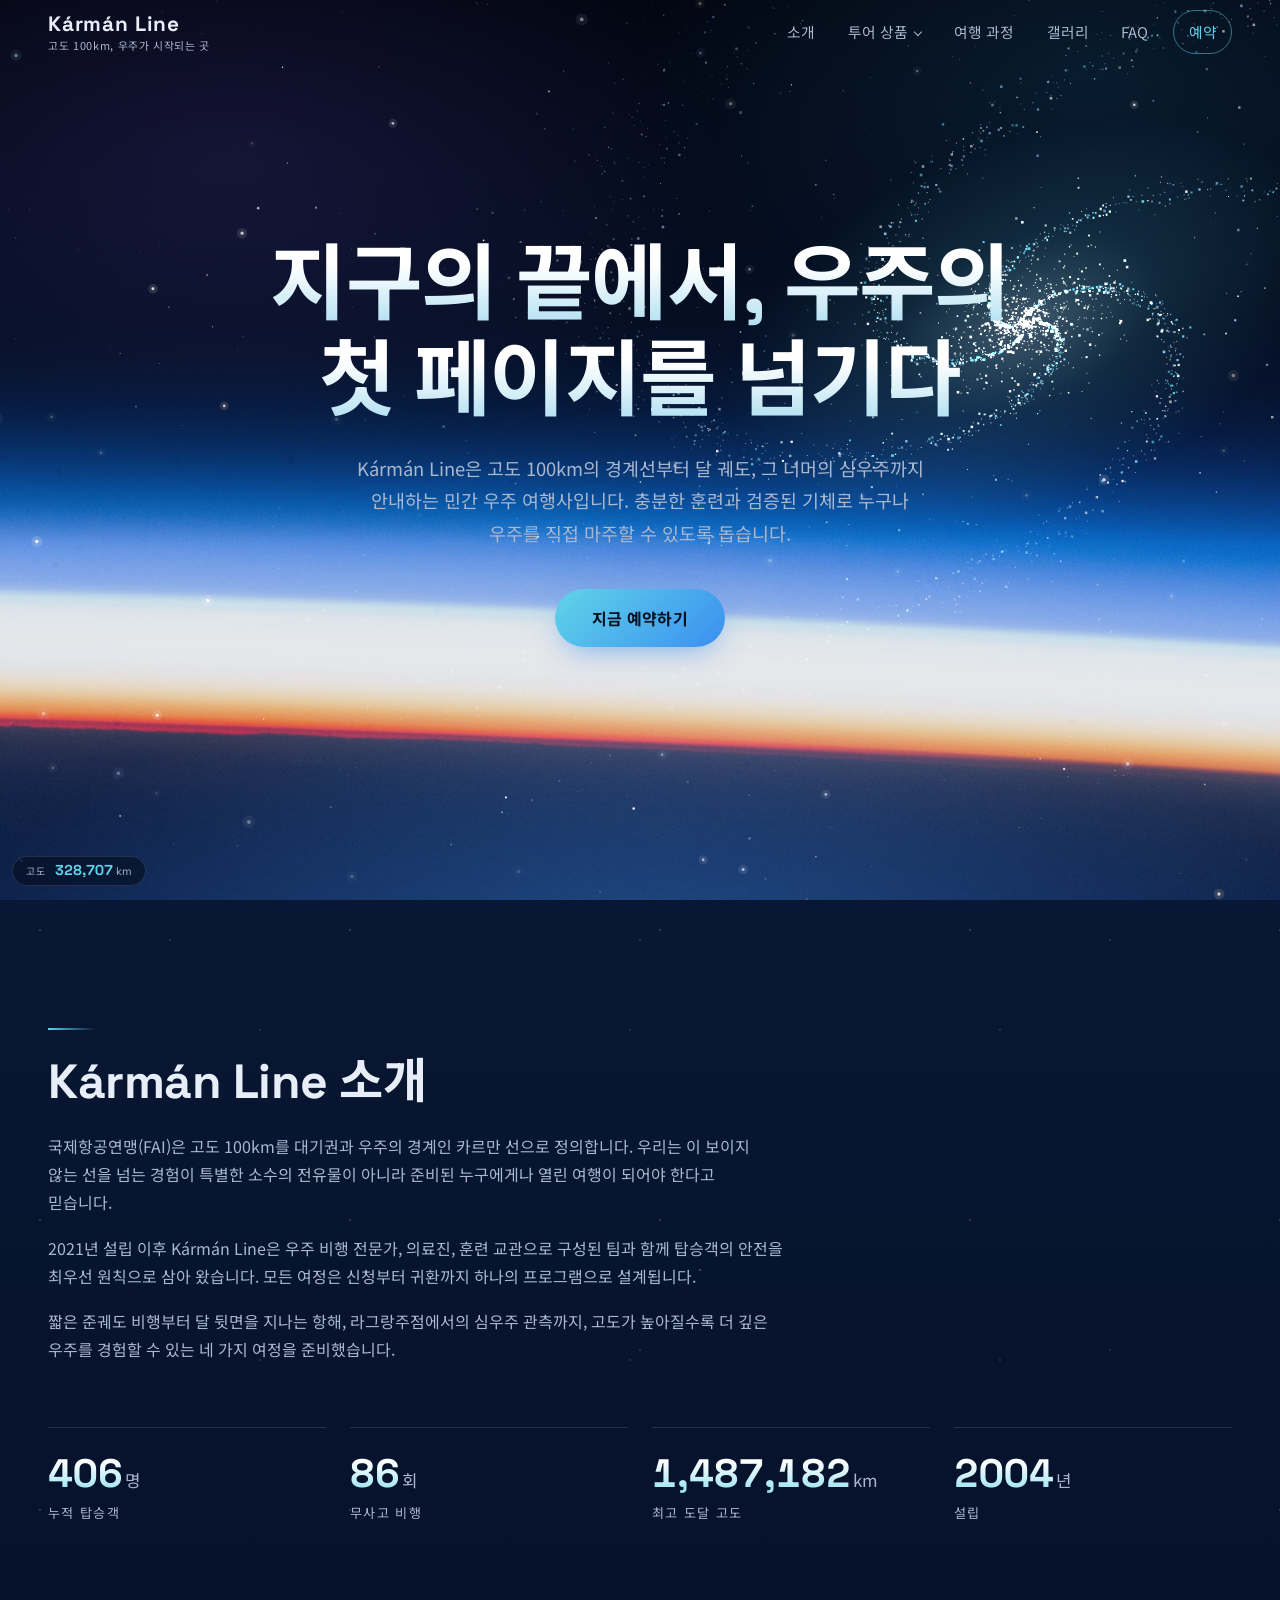
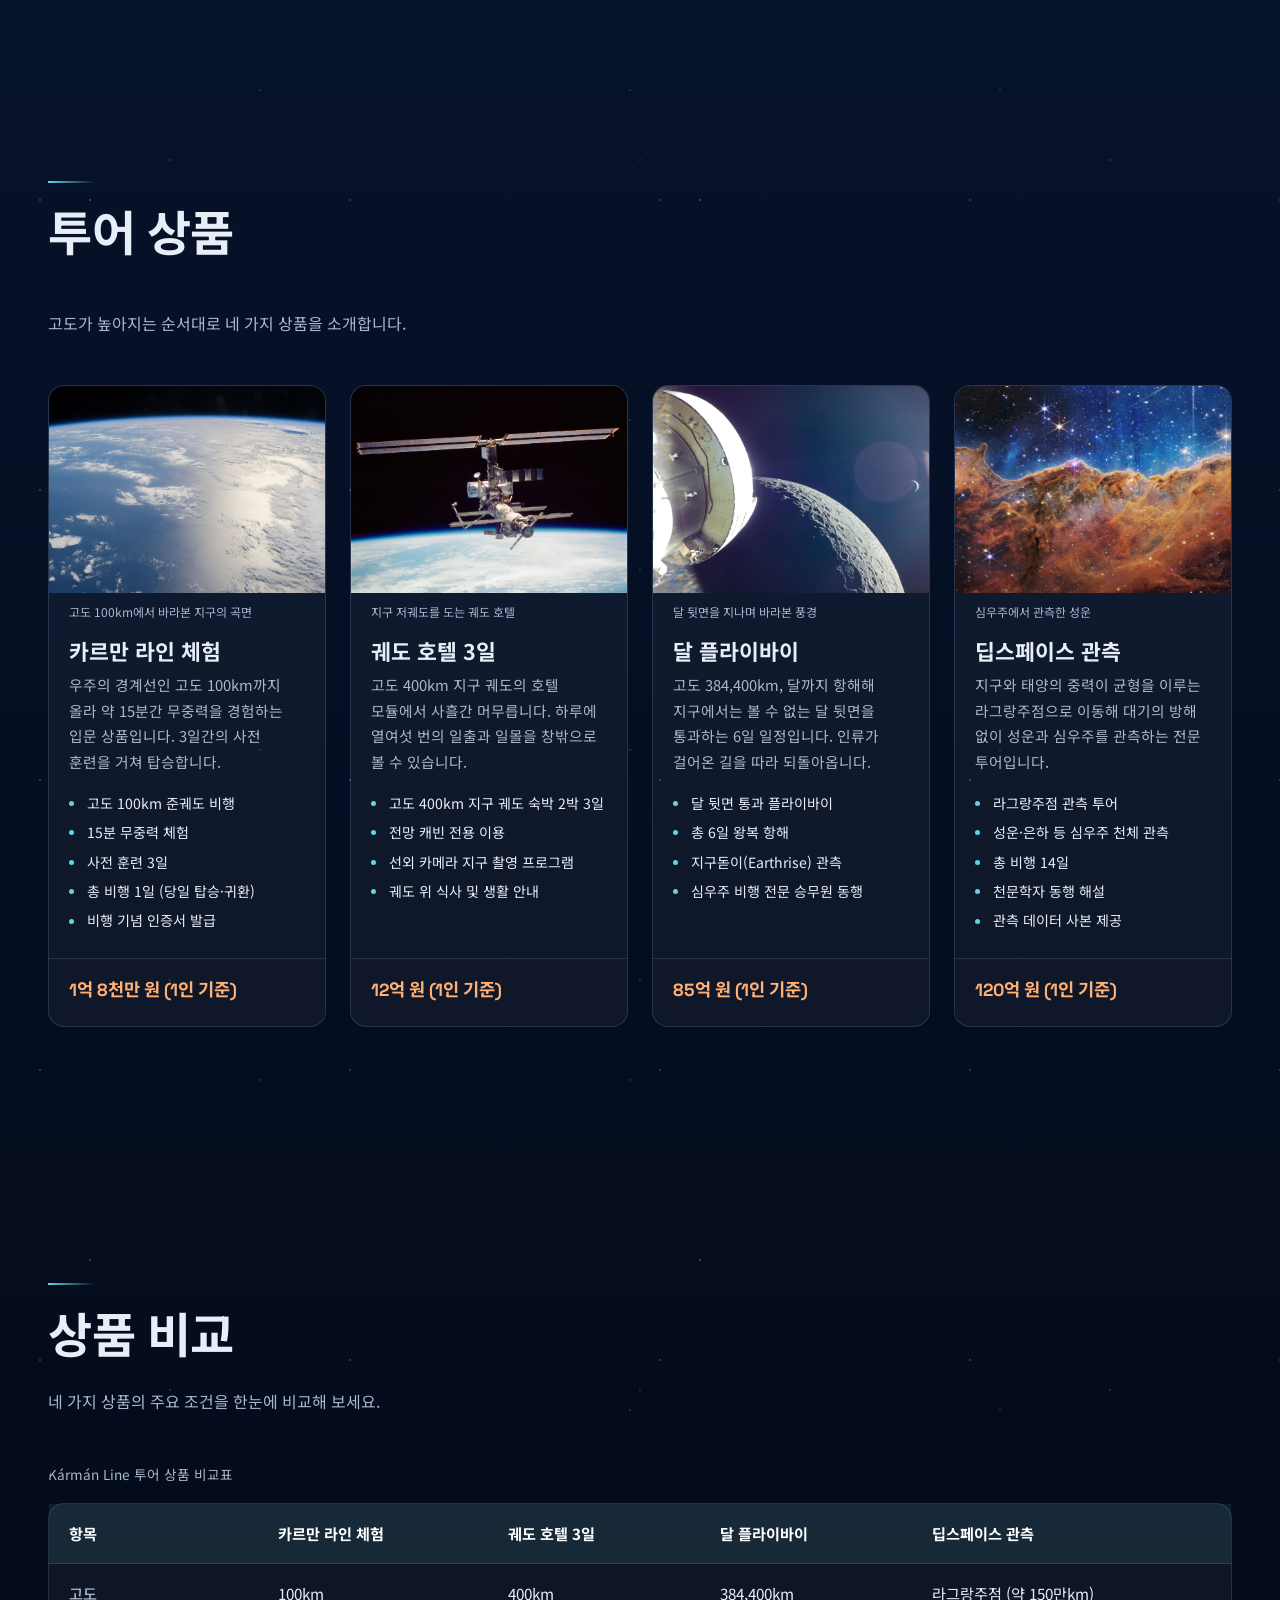
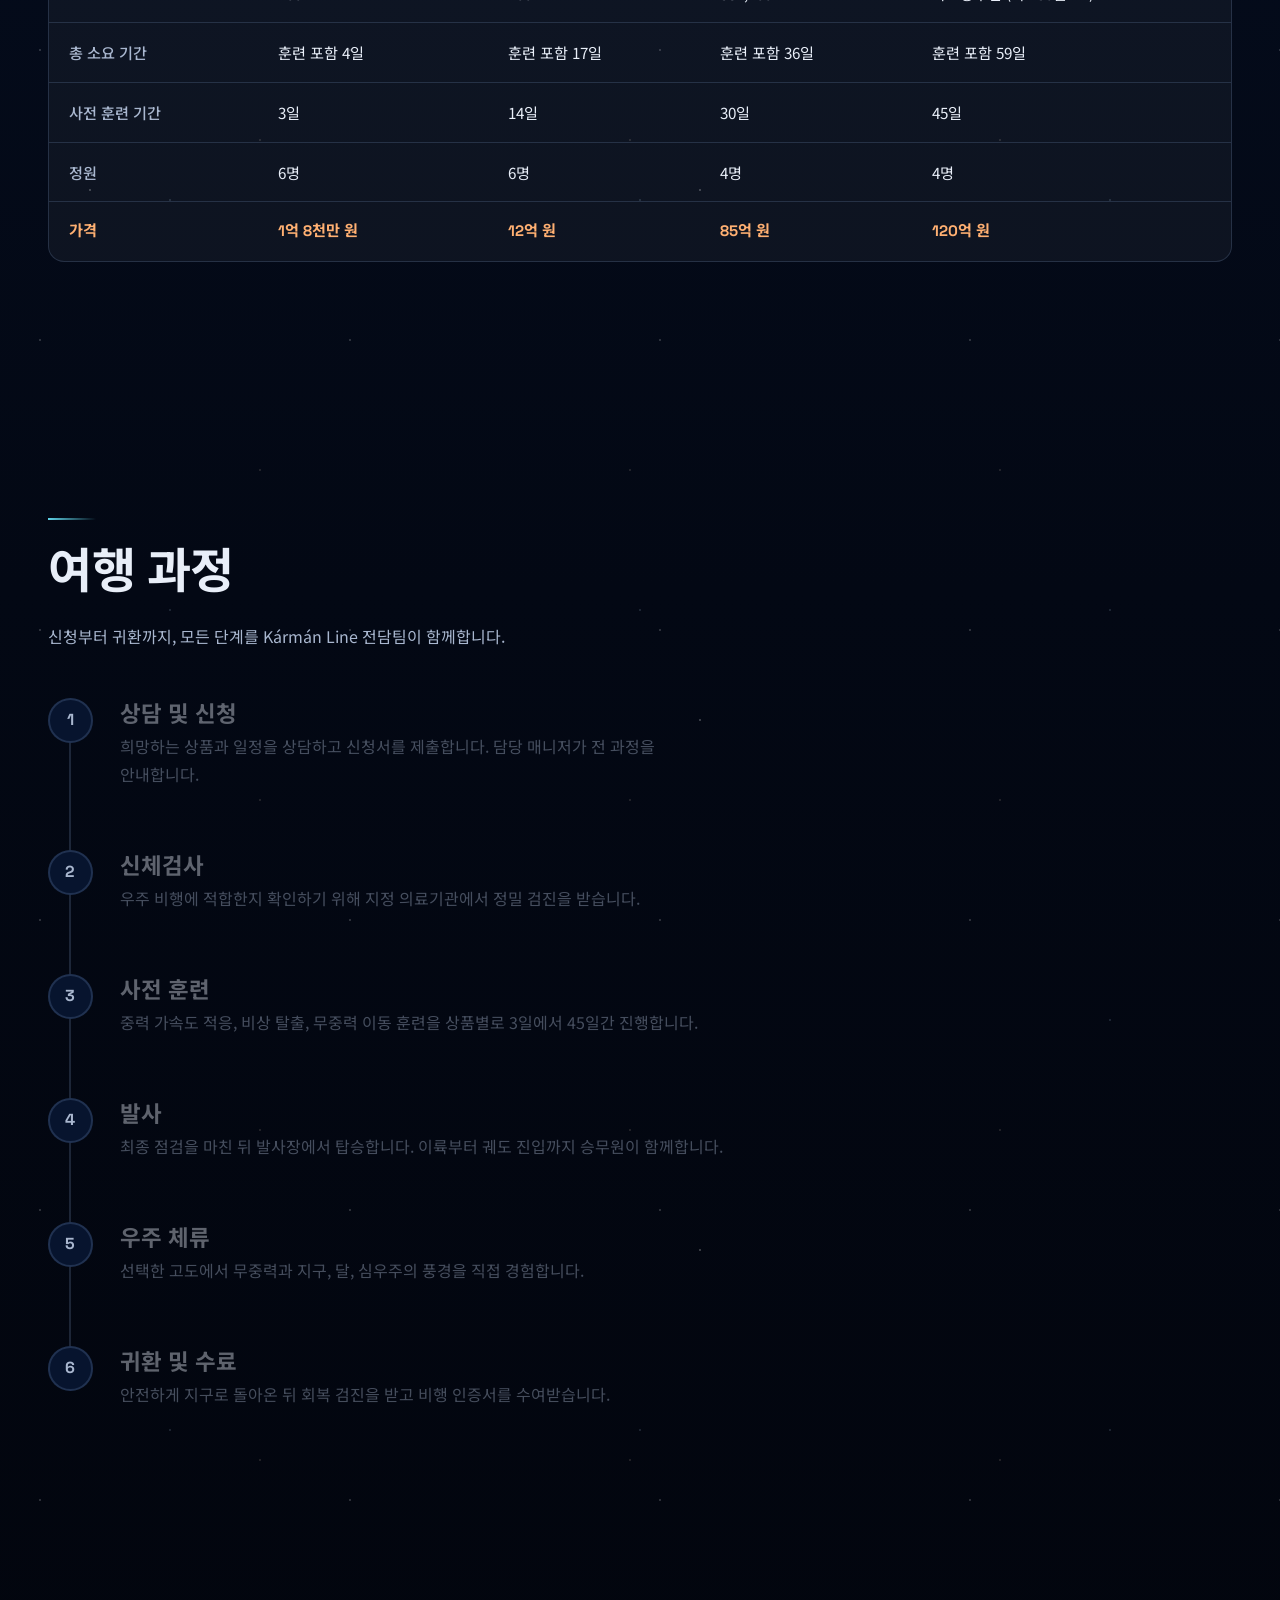
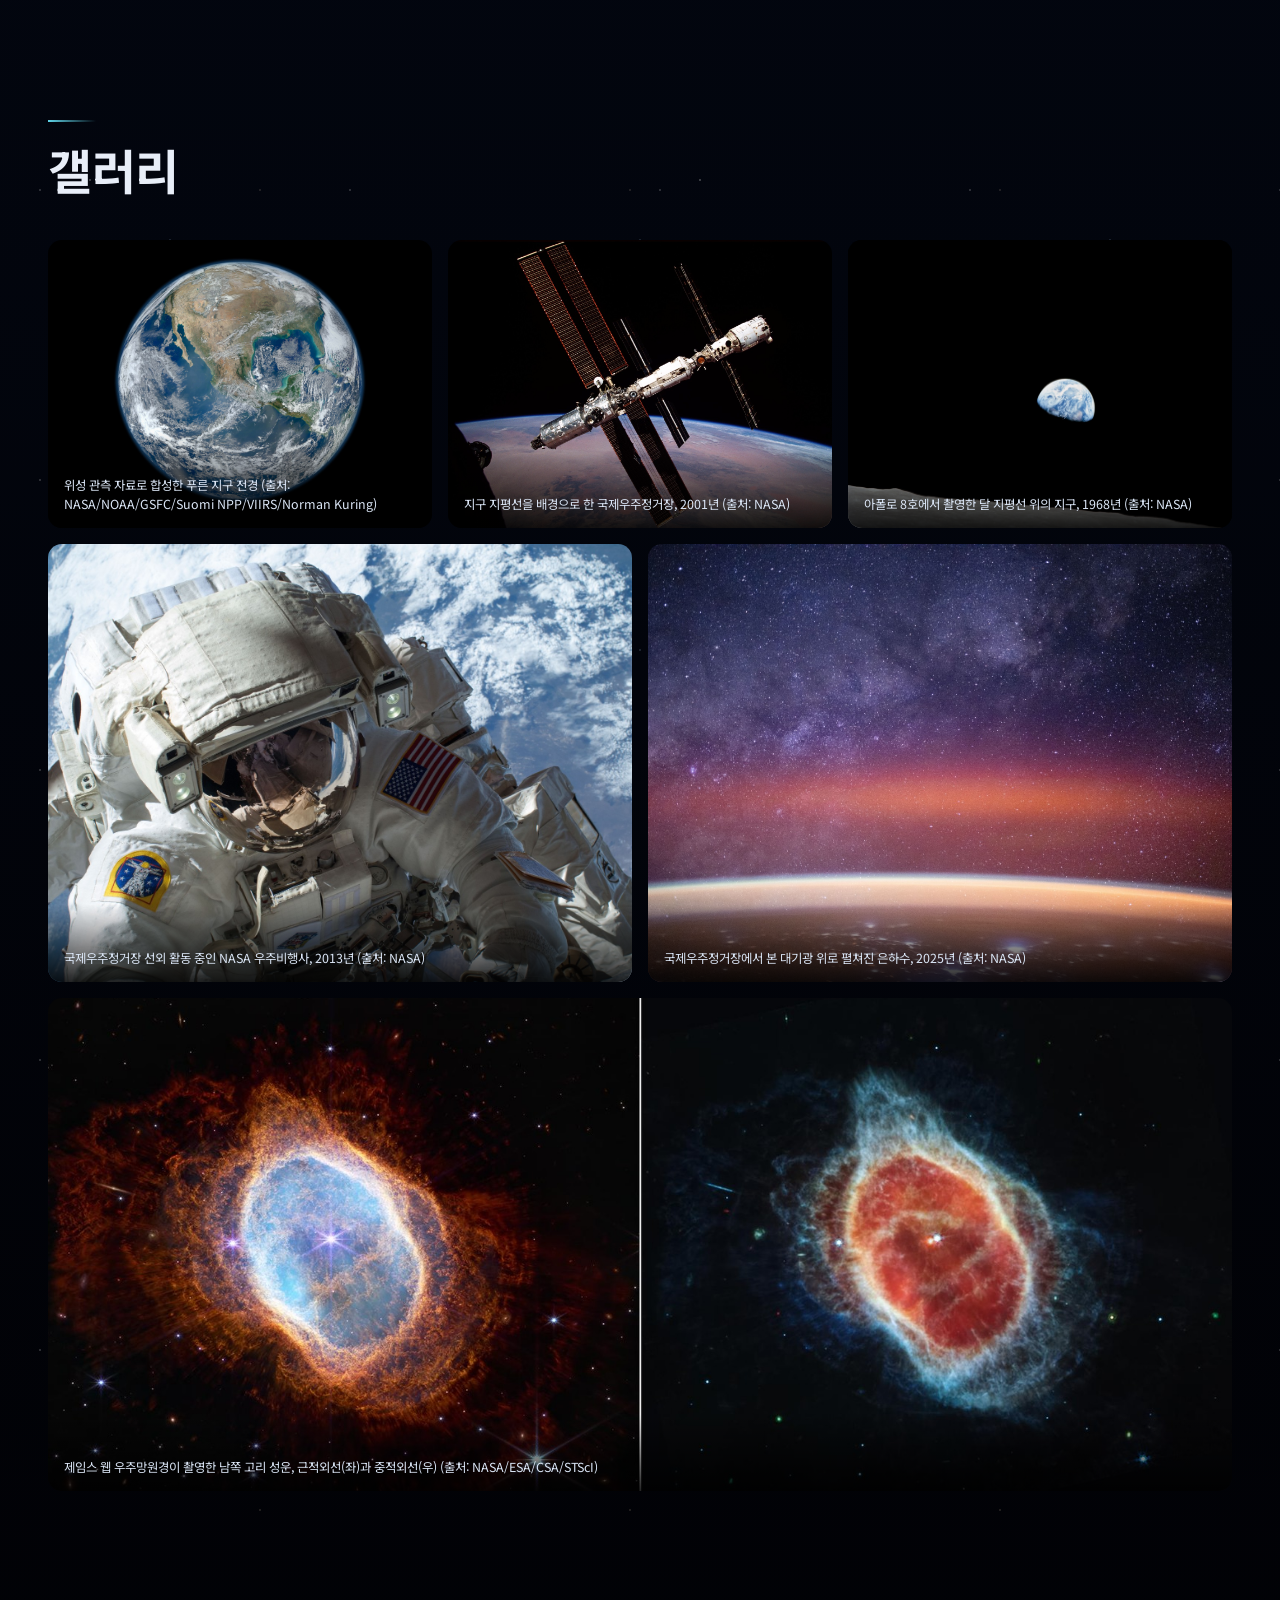
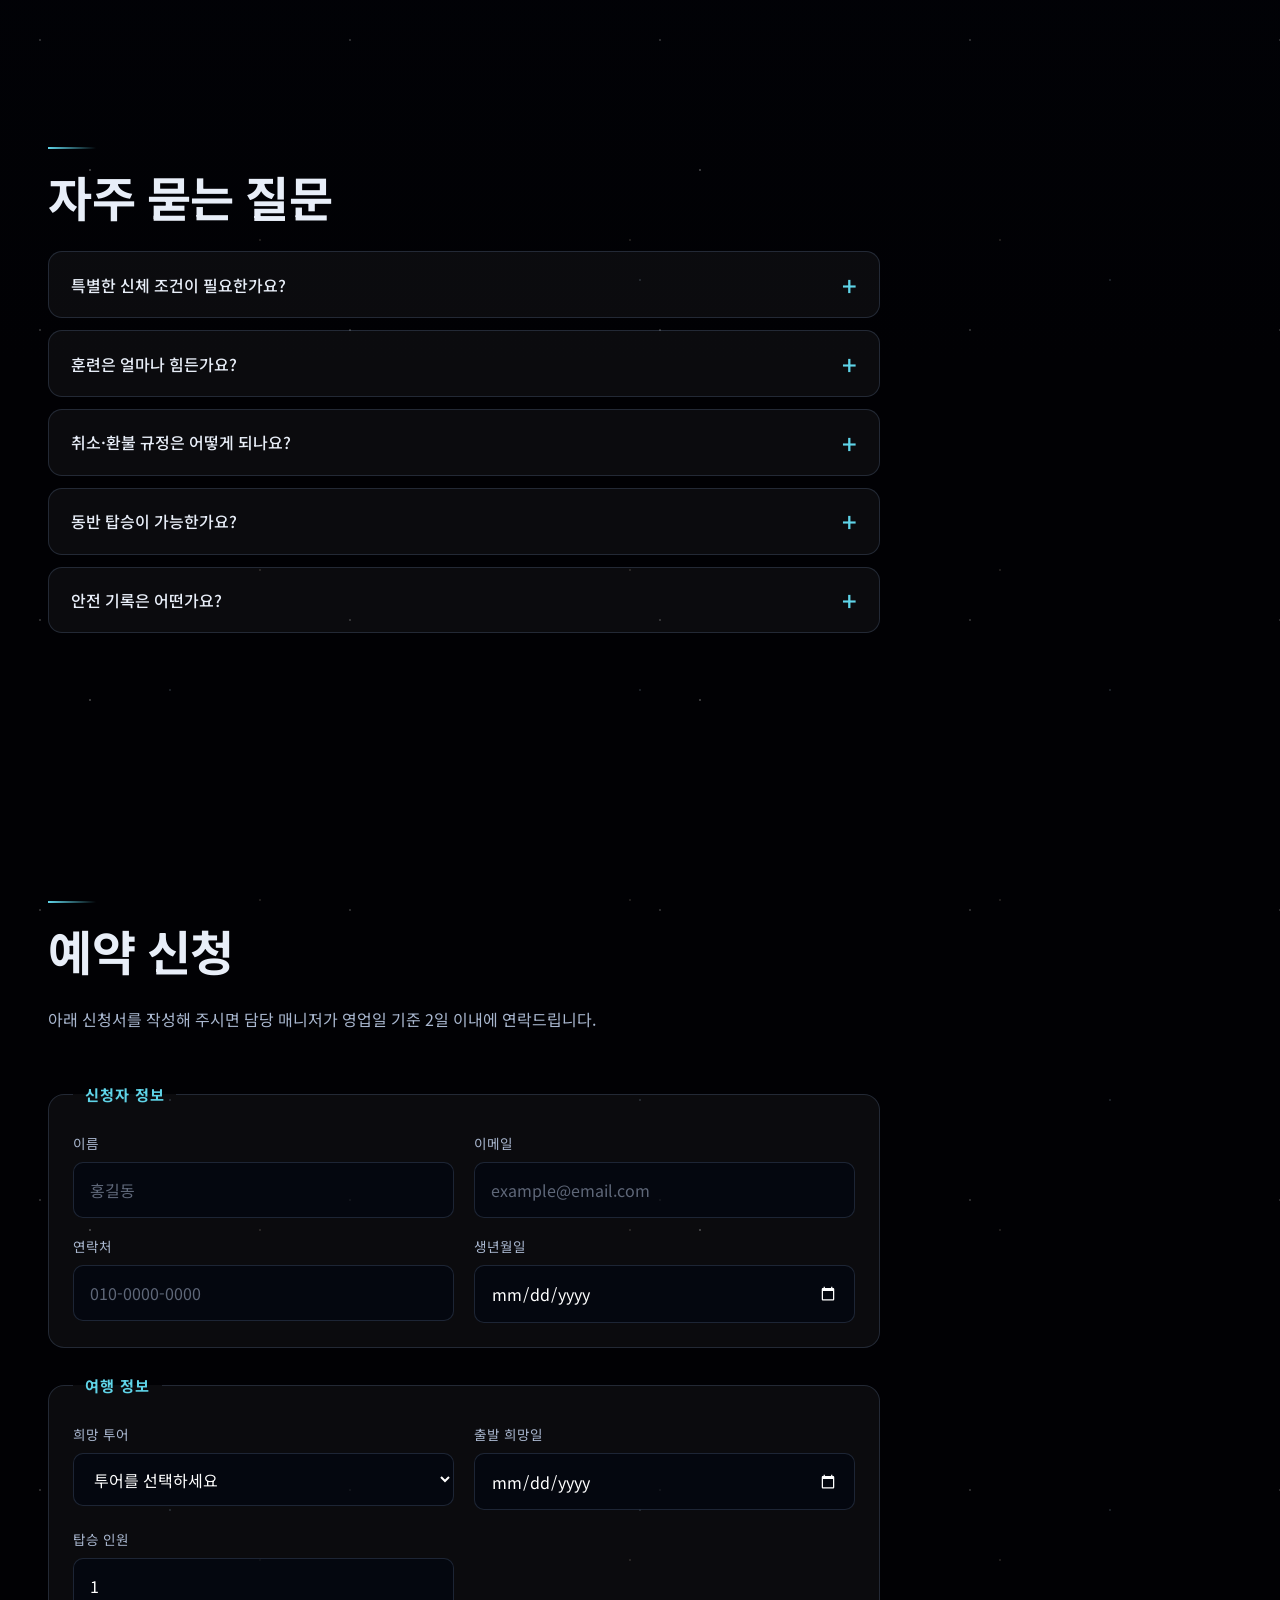
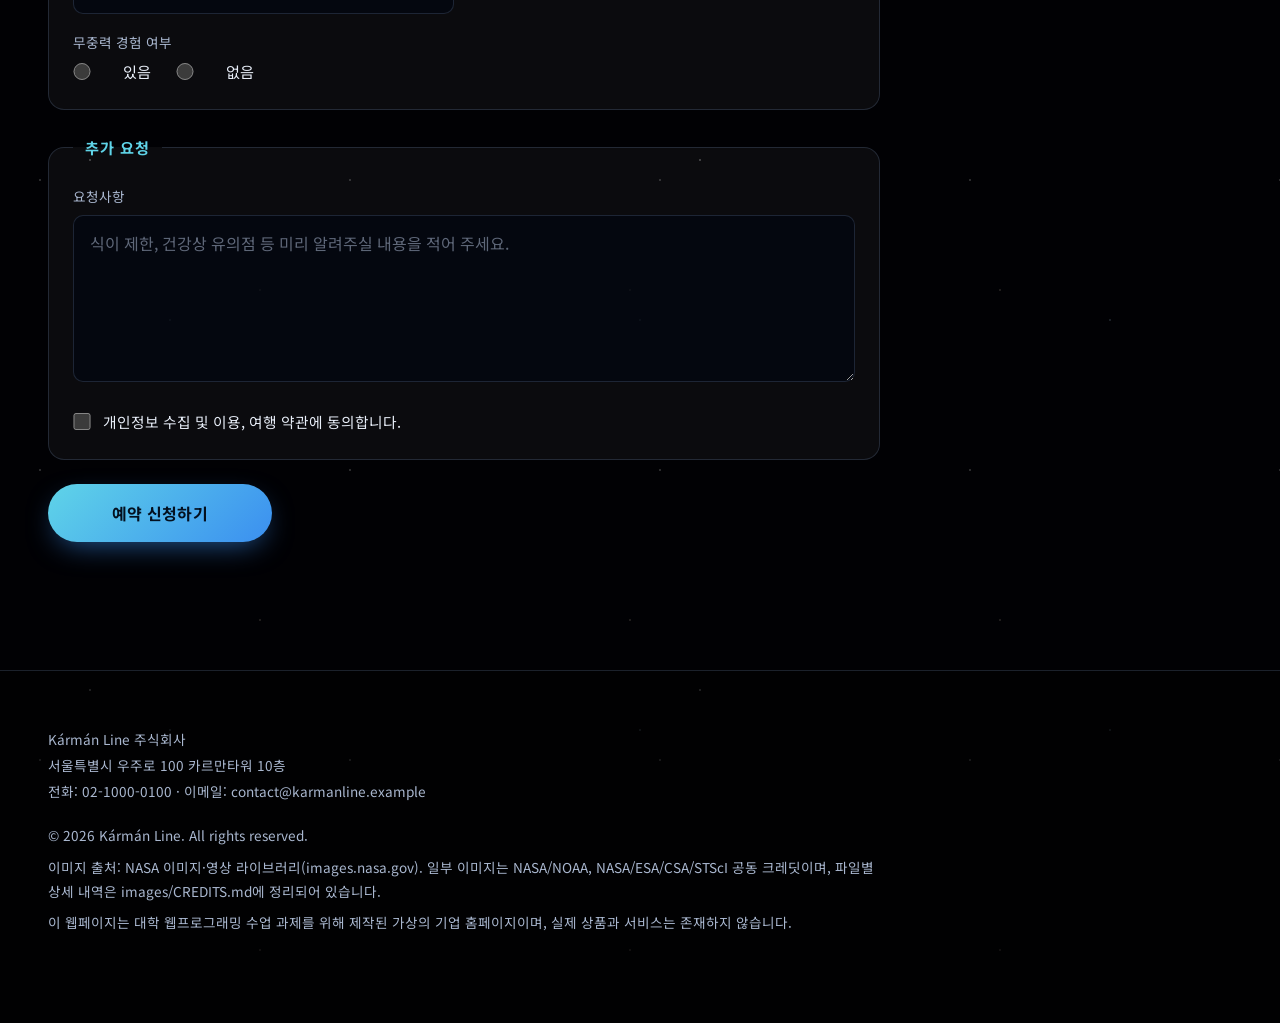
<file: index.html>
<!DOCTYPE html>
<html lang="ko">
<head>
  <meta charset="UTF-8">
  <meta name="viewport" content="width=device-width, initial-scale=1.0">
  <title>Kármán Line — 고도 100km, 우주가 시작되는 곳</title>

  <!-- 아이콘 파일이 없어 생기는 404 요청을 막는 빈 아이콘 -->
  <link rel="icon" href="data:,">

  <!-- 웹폰트 (Google Fonts 2종: 본문 Noto Sans KR, 제목·숫자 Space Grotesk) -->
  <link rel="preconnect" href="https://fonts.googleapis.com">
  <link rel="preconnect" href="https://fonts.gstatic.com" crossorigin>
  <link rel="stylesheet" href="https://fonts.googleapis.com/css2?family=Noto+Sans+KR:wght@400;500;700&family=Space+Grotesk:wght@400;500;700&display=swap">

  <!-- 스타일시트와 스크립트 -->
  <link rel="stylesheet" href="css/style.css">
  <script src="js/main.js" defer></script>
</head>
<body>
  <div id="page-wrapper">

    <!-- 헤더 -->
    <header id="main-header">
      <hgroup>
        <h1 class="master-title">Kármán Line</h1>
        <h2 class="master-description">고도 100km, 우주가 시작되는 곳</h2>
      </hgroup>
    </header>

    <!-- 내비게이션 -->
    <nav id="main-navigation">
      <!-- 모바일 햄버거 버튼 (JS가 켜졌을 때만 표시) -->
      <button type="button" class="nav-toggle" aria-expanded="false" aria-controls="outer-menu" aria-label="메뉴 열기">
        <span class="nav-toggle-icon"></span>
      </button>
      <ul class="outer-menu" id="outer-menu">
        <li class="outer-menu-item"><a href="#about">소개</a></li>
        <li class="outer-menu-item">
          <a href="#tours">투어 상품</a>
          <!-- 데스크톱 드롭다운 하위 메뉴 -->
          <ul class="inner-menu">
            <li class="inner-menu-item"><a href="#tour-suborbital">카르만 라인 체험</a></li>
            <li class="inner-menu-item"><a href="#tour-orbital">궤도 호텔 3일</a></li>
            <li class="inner-menu-item"><a href="#tour-moon">달 플라이바이</a></li>
            <li class="inner-menu-item"><a href="#tour-deepspace">딥스페이스 관측</a></li>
          </ul>
        </li>
        <li class="outer-menu-item"><a href="#journey">여행 과정</a></li>
        <li class="outer-menu-item"><a href="#gallery">갤러리</a></li>
        <li class="outer-menu-item"><a href="#faq">FAQ</a></li>
        <li class="outer-menu-item"><a href="#booking">예약</a></li>
      </ul>
    </nav>

    <!-- 본문 -->
    <main id="content">

      <!-- 히어로 -->
      <section id="hero">
        <!-- 별·은하 그래픽이 들어갈 빈 컨테이너 -->
        <div class="hero-background"></div>
        <h2 class="hero-title">지구의 끝에서, 우주의 첫 페이지를 넘기다</h2>
        <p class="hero-text">Kármán Line은 고도 100km의 경계선부터 달 궤도, 그 너머의 심우주까지 안내하는 민간 우주 여행사입니다. 충분한 훈련과 검증된 기체로 누구나 우주를 직접 마주할 수 있도록 돕습니다.</p>
        <a class="btn-primary" href="#booking">지금 예약하기</a>
        <figure class="hero-figure">
          <img src="images/hero-earth.jpg" alt="어둠 속에서 푸른 대기층이 얇게 빛나는 지구의 지평선">
        </figure>
      </section>

      <!-- 회사 소개 -->
      <section id="about">
        <h2>Kármán Line 소개</h2>
        <p>국제항공연맹(FAI)은 고도 100km를 대기권과 우주의 경계인 카르만 선으로 정의합니다. 우리는 이 보이지 않는 선을 넘는 경험이 특별한 소수의 전유물이 아니라 준비된 누구에게나 열린 여행이 되어야 한다고 믿습니다.</p>
        <p>2021년 설립 이후 Kármán Line은 우주 비행 전문가, 의료진, 훈련 교관으로 구성된 팀과 함께 탑승객의 안전을 최우선 원칙으로 삼아 왔습니다. 모든 여정은 신청부터 귀환까지 하나의 프로그램으로 설계됩니다.</p>
        <p>짧은 준궤도 비행부터 달 뒷면을 지나는 항해, 라그랑주점에서의 심우주 관측까지, 고도가 높아질수록 더 깊은 우주를 경험할 수 있는 네 가지 여정을 준비했습니다.</p>
        <ul class="stat-list">
          <li class="stat-item">
            <strong class="stat-number">410</strong>명
            <span class="stat-label">누적 탑승객</span>
          </li>
          <li class="stat-item">
            <strong class="stat-number">87</strong>회
            <span class="stat-label">무사고 비행</span>
          </li>
          <li class="stat-item">
            <strong class="stat-number">1,500,000</strong>km
            <span class="stat-label">최고 도달 고도</span>
          </li>
          <li class="stat-item">
            <strong class="stat-number">2021</strong>년
            <span class="stat-label">설립</span>
          </li>
        </ul>
      </section>

      <!-- 투어 상품 -->
      <section id="tours">
        <h2>투어 상품</h2>
        <p>고도가 높아지는 순서대로 네 가지 상품을 소개합니다.</p>

        <article class="tour-card" id="tour-suborbital">
          <figure>
            <img src="images/tour-suborbital.jpg" alt="준궤도 고도에서 내려다본 곡선의 지구와 검은 우주">
            <figcaption>고도 100km에서 바라본 지구의 곡면</figcaption>
          </figure>
          <h3 class="tour-title">카르만 라인 체험</h3>
          <p class="tour-summary">우주의 경계선인 고도 100km까지 올라 약 15분간 무중력을 경험하는 입문 상품입니다. 3일간의 사전 훈련을 거쳐 탑승합니다.</p>
          <ul class="tour-feature">
            <li>고도 100km 준궤도 비행</li>
            <li>15분 무중력 체험</li>
            <li>사전 훈련 3일</li>
            <li>총 비행 1일 (당일 탑승·귀환)</li>
            <li>비행 기념 인증서 발급</li>
          </ul>
          <p class="tour-price">1억 8천만 원 (1인 기준)</p>
        </article>

        <article class="tour-card" id="tour-orbital">
          <figure>
            <img src="images/tour-orbital.jpg" alt="지구 궤도를 도는 우주 정거장과 그 아래의 푸른 지구">
            <figcaption>지구 저궤도를 도는 궤도 호텔</figcaption>
          </figure>
          <h3 class="tour-title">궤도 호텔 3일</h3>
          <p class="tour-summary">고도 400km 지구 궤도의 호텔 모듈에서 사흘간 머무릅니다. 하루에 열여섯 번의 일출과 일몰을 창밖으로 볼 수 있습니다.</p>
          <ul class="tour-feature">
            <li>고도 400km 지구 궤도 숙박 2박 3일</li>
            <li>전망 캐빈 전용 이용</li>
            <li>선외 카메라 지구 촬영 프로그램</li>
            <li>궤도 위 식사 및 생활 안내</li>
          </ul>
          <p class="tour-price">12억 원 (1인 기준)</p>
        </article>

        <article class="tour-card" id="tour-moon">
          <figure>
            <img src="images/tour-moon.jpg" alt="달의 표면과 그 너머로 떠 있는 지구">
            <figcaption>달 뒷면을 지나며 바라본 풍경</figcaption>
          </figure>
          <h3 class="tour-title">달 플라이바이</h3>
          <p class="tour-summary">고도 384,400km, 달까지 항해해 지구에서는 볼 수 없는 달 뒷면을 통과하는 6일 일정입니다. 인류가 걸어온 길을 따라 되돌아옵니다.</p>
          <ul class="tour-feature">
            <li>달 뒷면 통과 플라이바이</li>
            <li>총 6일 왕복 항해</li>
            <li>지구돋이(Earthrise) 관측</li>
            <li>심우주 비행 전문 승무원 동행</li>
          </ul>
          <p class="tour-price">85억 원 (1인 기준)</p>
        </article>

        <article class="tour-card" id="tour-deepspace">
          <figure>
            <img src="images/tour-deepspace.jpg" alt="붉고 푸른 가스가 펼쳐진 성운과 수많은 별">
            <figcaption>심우주에서 관측한 성운</figcaption>
          </figure>
          <h3 class="tour-title">딥스페이스 관측</h3>
          <p class="tour-summary">지구와 태양의 중력이 균형을 이루는 라그랑주점으로 이동해 대기의 방해 없이 성운과 심우주를 관측하는 전문 투어입니다.</p>
          <ul class="tour-feature">
            <li>라그랑주점 관측 투어</li>
            <li>성운·은하 등 심우주 천체 관측</li>
            <li>총 비행 14일</li>
            <li>천문학자 동행 해설</li>
            <li>관측 데이터 사본 제공</li>
          </ul>
          <p class="tour-price">120억 원 (1인 기준)</p>
        </article>
      </section>

      <!-- 상품 비교 -->
      <section id="compare">
        <h2>상품 비교</h2>
        <p>네 가지 상품의 주요 조건을 한눈에 비교해 보세요.</p>
        <table class="compare-table">
          <caption>Kármán Line 투어 상품 비교표</caption>
          <thead>
            <tr>
              <th scope="col">항목</th>
              <th scope="col">카르만 라인 체험</th>
              <th scope="col">궤도 호텔 3일</th>
              <th scope="col">달 플라이바이</th>
              <th scope="col">딥스페이스 관측</th>
            </tr>
          </thead>
          <tbody>
            <tr>
              <th scope="row">고도</th>
              <td>100km</td>
              <td>400km</td>
              <td>384,400km</td>
              <td>라그랑주점 (약 150만km)</td>
            </tr>
            <tr>
              <th scope="row">총 소요 기간</th>
              <td>훈련 포함 4일</td>
              <td>훈련 포함 17일</td>
              <td>훈련 포함 36일</td>
              <td>훈련 포함 59일</td>
            </tr>
            <tr>
              <th scope="row">사전 훈련 기간</th>
              <td>3일</td>
              <td>14일</td>
              <td>30일</td>
              <td>45일</td>
            </tr>
            <tr>
              <th scope="row">정원</th>
              <td>6명</td>
              <td>6명</td>
              <td>4명</td>
              <td>4명</td>
            </tr>
            <tr>
              <th scope="row">가격</th>
              <td>1억 8천만 원</td>
              <td>12억 원</td>
              <td>85억 원</td>
              <td>120억 원</td>
            </tr>
          </tbody>
        </table>
      </section>

      <!-- 여행 과정 -->
      <section id="journey">
        <h2>여행 과정</h2>
        <p>신청부터 귀환까지, 모든 단계를 Kármán Line 전담팀이 함께합니다.</p>
        <ol class="journey-step">
          <li>
            <h3>상담 및 신청</h3>
            <p>희망하는 상품과 일정을 상담하고 신청서를 제출합니다. 담당 매니저가 전 과정을 안내합니다.</p>
          </li>
          <li>
            <h3>신체검사</h3>
            <p>우주 비행에 적합한지 확인하기 위해 지정 의료기관에서 정밀 검진을 받습니다.</p>
          </li>
          <li>
            <h3>사전 훈련</h3>
            <p>중력 가속도 적응, 비상 탈출, 무중력 이동 훈련을 상품별로 3일에서 45일간 진행합니다.</p>
          </li>
          <li>
            <h3>발사</h3>
            <p>최종 점검을 마친 뒤 발사장에서 탑승합니다. 이륙부터 궤도 진입까지 승무원이 함께합니다.</p>
          </li>
          <li>
            <h3>우주 체류</h3>
            <p>선택한 고도에서 무중력과 지구, 달, 심우주의 풍경을 직접 경험합니다.</p>
          </li>
          <li>
            <h3>귀환 및 수료</h3>
            <p>안전하게 지구로 돌아온 뒤 회복 검진을 받고 비행 인증서를 수여받습니다.</p>
          </li>
        </ol>
      </section>

      <!-- 갤러리 -->
      <section id="gallery">
        <h2>갤러리</h2>
        <figure class="gallery-item">
          <a class="gallery-link" href="images/gallery-01.jpg">
            <img src="images/gallery-01.jpg" alt="우주에서 본 푸른 지구의 전경">
          </a>
          <figcaption>위성 관측 자료로 합성한 푸른 지구 전경 (출처: NASA/NOAA/GSFC/Suomi NPP/VIIRS/Norman Kuring)</figcaption>
        </figure>
        <figure class="gallery-item">
          <a class="gallery-link" href="images/gallery-02.jpg">
            <img src="images/gallery-02.jpg" alt="지구 위를 떠 있는 국제우주정거장">
          </a>
          <figcaption>지구 지평선을 배경으로 한 국제우주정거장, 2001년 (출처: NASA)</figcaption>
        </figure>
        <figure class="gallery-item">
          <a class="gallery-link" href="images/gallery-03.jpg">
            <img src="images/gallery-03.jpg" alt="달 지평선 위로 떠오르는 지구">
          </a>
          <figcaption>아폴로 8호에서 촬영한 달 지평선 위의 지구, 1968년 (출처: NASA)</figcaption>
        </figure>
        <figure class="gallery-item">
          <a class="gallery-link" href="images/gallery-04.jpg">
            <img src="images/gallery-04.jpg" alt="우주 유영 중인 우주비행사와 지구">
          </a>
          <figcaption>국제우주정거장 선외 활동 중인 NASA 우주비행사, 2013년 (출처: NASA)</figcaption>
        </figure>
        <figure class="gallery-item">
          <a class="gallery-link" href="images/gallery-05.jpg">
            <img src="images/gallery-05.jpg" alt="수많은 별과 가스 구름으로 이루어진 성운">
          </a>
          <figcaption>제임스 웹 우주망원경이 촬영한 남쪽 고리 성운, 근적외선(좌)과 중적외선(우) (출처: NASA/ESA/CSA/STScI)</figcaption>
        </figure>
        <figure class="gallery-item">
          <a class="gallery-link" href="images/gallery-06.jpg">
            <img src="images/gallery-06.jpg" alt="어두운 하늘 위로 펼쳐진 은하수">
          </a>
          <figcaption>국제우주정거장에서 본 대기광 위로 펼쳐진 은하수, 2025년 (출처: NASA)</figcaption>
        </figure>
      </section>

      <!-- 자주 묻는 질문 -->
      <section id="faq">
        <h2>자주 묻는 질문</h2>
        <details class="faq-item">
          <summary>특별한 신체 조건이 필요한가요?</summary>
          <p>운동선수 수준의 체력은 필요하지 않습니다. 다만 심혈관, 평형 기능, 시력 등을 확인하는 신체검사를 통과해야 하며, 상품에 따라 기준이 다릅니다.</p>
        </details>
        <details class="faq-item">
          <summary>훈련은 얼마나 힘든가요?</summary>
          <p>가속도 적응과 비상 절차 숙지가 중심이며, 하루 6~8시간 진행됩니다. 강도는 높지만 단계적으로 구성되어 있어 일반 성인이 충분히 따라올 수 있습니다.</p>
        </details>
        <details class="faq-item">
          <summary>취소·환불 규정은 어떻게 되나요?</summary>
          <p>출발 90일 전까지는 전액 환불되며, 이후에는 시점에 따라 30%에서 70%까지 위약금이 발생합니다. 기상 및 기체 사유로 인한 연기는 위약금 없이 일정을 변경할 수 있습니다.</p>
        </details>
        <details class="faq-item">
          <summary>동반 탑승이 가능한가요?</summary>
          <p>가족이나 지인과 함께 신청할 수 있으며, 상품별 정원 안에서 같은 편으로 배정됩니다. 단, 탑승자는 모두 개별 신체검사와 훈련을 받아야 합니다.</p>
        </details>
        <details class="faq-item">
          <summary>안전 기록은 어떤가요?</summary>
          <p>설립 이후 87회의 비행을 무사고로 마쳤습니다. 모든 기체는 비행 전 3단계 점검을 거치며, 비상 상황에 대비한 탈출 시스템을 갖추고 있습니다.</p>
        </details>
      </section>

      <!-- 예약 -->
      <section id="booking">
        <h2>예약 신청</h2>
        <p>아래 신청서를 작성해 주시면 담당 매니저가 영업일 기준 2일 이내에 연락드립니다.</p>
        <form class="booking-form" action="#">

          <fieldset>
            <legend>신청자 정보</legend>
            <p>
              <label for="applicant-name">이름</label>
              <input type="text" id="applicant-name" name="applicant-name" placeholder="홍길동" required>
            </p>
            <p>
              <label for="applicant-email">이메일</label>
              <input type="email" id="applicant-email" name="applicant-email" placeholder="example@email.com" required>
            </p>
            <p>
              <label for="applicant-phone">연락처</label>
              <input type="tel" id="applicant-phone" name="applicant-phone" placeholder="010-0000-0000" required>
            </p>
            <p>
              <label for="applicant-birth">생년월일</label>
              <input type="date" id="applicant-birth" name="applicant-birth" required>
            </p>
          </fieldset>

          <fieldset>
            <legend>여행 정보</legend>
            <p>
              <label for="tour-select">희망 투어</label>
              <select id="tour-select" name="tour-select" required>
                <option value="">투어를 선택하세요</option>
                <option value="suborbital">카르만 라인 체험</option>
                <option value="orbital">궤도 호텔 3일</option>
                <option value="moon">달 플라이바이</option>
                <option value="deepspace">딥스페이스 관측</option>
              </select>
            </p>
            <p>
              <label for="departure-date">출발 희망일</label>
              <input type="date" id="departure-date" name="departure-date" required>
            </p>
            <p>
              <label for="passenger-count">탑승 인원</label>
              <input type="number" id="passenger-count" name="passenger-count" min="1" max="6" value="1" placeholder="1" required>
            </p>
            <fieldset class="radio-group">
              <legend>무중력 경험 여부</legend>
              <input type="radio" id="zerog-yes" name="zerog-experience" value="yes" required>
              <label for="zerog-yes">있음</label>
              <input type="radio" id="zerog-no" name="zerog-experience" value="no">
              <label for="zerog-no">없음</label>
            </fieldset>
          </fieldset>

          <fieldset>
            <legend>추가 요청</legend>
            <p>
              <label for="request-message">요청사항</label>
              <textarea id="request-message" name="request-message" rows="5" cols="40" placeholder="식이 제한, 건강상 유의점 등 미리 알려주실 내용을 적어 주세요."></textarea>
            </p>
            <p>
              <input type="checkbox" id="agree-terms" name="agree-terms" required>
              <label for="agree-terms">개인정보 수집 및 이용, 여행 약관에 동의합니다.</label>
            </p>
          </fieldset>

          <button type="submit">예약 신청하기</button>
        </form>
      </section>

    </main>

    <!-- 푸터 -->
    <footer id="main-footer">
      <address>
        Kármán Line 주식회사<br>
        서울특별시 우주로 100 카르만타워 10층<br>
        전화: 02-1000-0100 · 이메일: contact@karmanline.example
      </address>
      <p>&copy; 2026 Kármán Line. All rights reserved.</p>
      <p>이미지 출처: NASA 이미지·영상 라이브러리(images.nasa.gov). 일부 이미지는 NASA/NOAA, NASA/ESA/CSA/STScI 공동 크레딧이며, 파일별 상세 내역은 images/CREDITS.md에 정리되어 있습니다.</p>
      <p>이 웹페이지는 대학 웹프로그래밍 수업 과제를 위해 제작된 가상의 기업 홈페이지이며, 실제 상품과 서비스는 존재하지 않습니다.</p>
    </footer>

    <!-- 맨 위로 가기 -->
    <a class="back-to-top" href="#page-wrapper" aria-label="맨 위로 가기">↑</a>

  </div>
</body>
</html>
</file>
<file: css/style.css>
/* ==========================================================================
   Kármán Line — style.css (Report03)
   구성
   1. 변수          2. 기본 설정        3. 헤더·내비게이션   4. 히어로
   5. 공통 섹션     6. 소개(about)      7. 투어 상품         8. 상품 비교표
   9. 여행 과정     10. 갤러리          11. FAQ              12. 예약 폼
   13. 접수 확인창  14. 푸터            15. 맨 위로 버튼     16. 스크롤 등장·고도 계기판·라이트박스
   17. 반응형       18. 모션 줄이기
   ========================================================================== */


/* ==========================================================================
   1. 변수 — 색상·폰트·간격은 모두 여기서 관리
   ========================================================================== */
:root {
  /* 배경: 지구에서 멀어질수록 깊어지는 남색 → 검정 */
  --color-bg-0: #0b1f44;
  --color-bg-1: #07142e;
  --color-bg-2: #030814;
  --color-bg-3: #010104;

  /* 글자 */
  --color-text: #e8eef8;
  --color-text-muted: #a9b7cf;

  /* 포인트 색: 대기층 청록 + 아주 조금 쓰는 따뜻한 지평선 색 */
  --color-accent: #5fd4e8;
  --color-accent-strong: #3b8ff0;
  --color-accent-soft: rgba(95, 212, 232, 0.14);
  --color-warm: #ffb072;

  /* 면·선 */
  --color-surface: rgba(255, 255, 255, 0.045);
  --color-surface-strong: rgba(255, 255, 255, 0.08);
  --color-line: rgba(160, 200, 255, 0.16);
  --color-danger: #ff8f8f;

  /* 폰트 */
  --font-base: "Noto Sans KR", system-ui, -apple-system, "Segoe UI", sans-serif;
  --font-display: "Space Grotesk", "Noto Sans KR", system-ui, sans-serif;

  /* 간격·크기 */
  --header-h: 64px;
  --gutter: clamp(1.25rem, 5vw, 3rem);
  --maxw: 1200px;
  --inline: max(var(--gutter), calc((100% - var(--maxw)) / 2));
  --section-pad: clamp(4.5rem, 10vw, 8.5rem);
  --radius: 16px;

  /* 움직임 */
  --ease: cubic-bezier(0.2, 0.7, 0.2, 1);

  color-scheme: dark;
}


/* ==========================================================================
   2. 기본 설정
   ========================================================================== */
*,
*::before,
*::after {
  box-sizing: border-box;
}

html {
  scroll-padding-top: var(--header-h);
  -webkit-text-size-adjust: 100%;
  text-size-adjust: 100%;
}

body {
  margin: 0;
  background: var(--color-bg-3);
  color: var(--color-text);
  font-family: var(--font-base);
  font-size: 1rem;
  line-height: 1.75;
  word-break: keep-all;
  overflow-wrap: break-word;
  -webkit-font-smoothing: antialiased;
}

/* 페이지 전체 배경: 위(지구 근처)에서 아래(심우주)로 점점 어두워지는 그라데이션 + 희미한 별 */
#page-wrapper {
  overflow-x: clip;
  background-color: var(--color-bg-3);
  background-image:
    radial-gradient(1px 1px at 40px 60px, rgba(255, 255, 255, 0.55), transparent),
    radial-gradient(1px 1px at 170px 120px, rgba(190, 225, 255, 0.45), transparent),
    radial-gradient(1.5px 1.5px at 90px 210px, rgba(255, 255, 255, 0.4), transparent),
    radial-gradient(1px 1px at 260px 40px, rgba(255, 230, 200, 0.4), transparent),
    linear-gradient(180deg, var(--color-bg-0) 0, var(--color-bg-1) 14%, var(--color-bg-2) 42%, var(--color-bg-3) 75%);
  background-size: 310px 290px, 470px 410px, 610px 530px, 370px 330px, 100% 100%;
}

img {
  display: block;
  max-width: 100%;
}

a {
  color: var(--color-accent);
}

h1, h2, h3 {
  line-height: 1.25;
}

::selection {
  background: var(--color-accent);
  color: #02101c;
}

:focus-visible {
  outline: 2px solid var(--color-accent);
  outline-offset: 3px;
}

/* 앵커 이동 후 포커스가 간 섹션에는 윤곽선을 표시하지 않음 */
[tabindex="-1"]:focus {
  outline: none;
}


/* ==========================================================================
   3. 헤더·내비게이션 — 상단 고정, 스크롤하면 반투명 블러 배경
   ========================================================================== */

/* 헤더와 내비게이션이 함께 쓰는 배경 막대 (스크롤 전에는 투명) */
#page-wrapper::before {
  content: "";
  position: fixed;
  top: 0;
  left: 0;
  right: 0;
  height: var(--header-h);
  z-index: 99;
  background-color: rgba(3, 8, 20, 0);
  border-bottom: 1px solid transparent;
  transition: background-color 0.35s ease, border-color 0.35s ease;
}

html.is-scrolled #page-wrapper::before,
html.menu-open #page-wrapper::before {
  background-color: rgba(4, 10, 24, 0.62);
  border-bottom-color: var(--color-line);
  -webkit-backdrop-filter: blur(14px) saturate(140%);
  backdrop-filter: blur(14px) saturate(140%);
}

#main-header {
  position: fixed;
  top: 0;
  left: 0;
  z-index: 100;
  height: var(--header-h);
  display: flex;
  align-items: center;
  padding-inline: var(--gutter);
}

#main-header hgroup {
  display: flex;
  flex-direction: column;
  justify-content: center;
  line-height: 1.15;
}

.master-title {
  margin: 0;
  font-family: var(--font-display);
  font-size: 1.3rem;
  font-weight: 700;
  letter-spacing: 0.04em;
}

.master-description {
  margin: 0.15rem 0 0;
  font-size: 0.68rem;
  font-weight: 400;
  letter-spacing: 0.06em;
  color: var(--color-text-muted);
}

#main-navigation {
  position: fixed;
  top: 0;
  right: 0;
  z-index: 101;
  height: var(--header-h);
  display: flex;
  align-items: center;
  padding-inline: var(--gutter);
}

.outer-menu,
.inner-menu {
  list-style: none;
  margin: 0;
  padding: 0;
}

.outer-menu {
  display: flex;
  align-items: center;
  gap: 0.25rem;
}

.outer-menu-item {
  position: relative;
}

.outer-menu-item > a {
  display: block;
  padding: 0.5rem 0.9rem;
  border-radius: 999px;
  color: var(--color-text-muted);
  font-size: 0.92rem;
  text-decoration: none;
  transition: color 0.2s ease, background-color 0.2s ease;
}

.outer-menu-item > a:hover,
.outer-menu-item:focus-within > a,
.outer-menu-item > a.is-active {
  color: #fff;
  background: var(--color-accent-soft);
}

.outer-menu-item > a.is-active {
  color: var(--color-accent);
}

/* 하위 메뉴가 있는 항목에 작은 화살표 */
.outer-menu-item:has(> .inner-menu) > a::after {
  content: "";
  display: inline-block;
  width: 0.4em;
  height: 0.4em;
  margin: 0 0 0.2em 0.5em;
  border-right: 1.5px solid currentColor;
  border-bottom: 1.5px solid currentColor;
  transform: rotate(45deg);
}

/* 마지막 항목(예약)은 버튼처럼 강조 */
.outer-menu-item:last-child > a {
  margin-left: 0.4rem;
  border: 1px solid rgba(95, 212, 232, 0.5);
  color: var(--color-accent);
}

.outer-menu-item:last-child > a:hover {
  background: var(--color-accent);
  color: #02101c;
}

/* 드롭다운 하위 메뉴 (데스크톱: hover/focus 시 펼침) */
.inner-menu {
  position: absolute;
  top: 100%;
  left: 50%;
  min-width: 13rem;
  padding: 0.5rem;
  background: rgba(6, 14, 32, 0.94);
  border: 1px solid var(--color-line);
  border-radius: 14px;
  box-shadow: 0 20px 50px rgba(0, 0, 0, 0.55);
  -webkit-backdrop-filter: blur(16px);
  backdrop-filter: blur(16px);
  opacity: 0;
  visibility: hidden;
  transform: translate(-50%, 8px);
  transition: opacity 0.2s ease, transform 0.2s ease, visibility 0.2s;
}

/* 링크와 메뉴 사이 빈틈에서 hover가 끊기지 않게 하는 투명 다리 */
.inner-menu::before {
  content: "";
  position: absolute;
  left: 0;
  right: 0;
  top: -14px;
  height: 14px;
}

.outer-menu-item:hover > .inner-menu,
.outer-menu-item:focus-within > .inner-menu {
  opacity: 1;
  visibility: visible;
  transform: translate(-50%, 0);
}

.inner-menu-item a {
  display: block;
  padding: 0.6rem 0.9rem;
  border-radius: 9px;
  color: var(--color-text);
  font-size: 0.9rem;
  text-decoration: none;
  white-space: nowrap;
  transition: background-color 0.2s ease, color 0.2s ease;
}

.inner-menu-item a:hover,
.inner-menu-item a:focus-visible {
  background: var(--color-accent-soft);
  color: var(--color-accent);
}

/* 햄버거 버튼: JS가 켜진 모바일에서만 보임 */
.nav-toggle {
  display: none;
  align-items: center;
  justify-content: center;
  width: 44px;
  height: 44px;
  margin-right: -10px;
  padding: 0;
  border: 0;
  border-radius: 50%;
  background: transparent;
  color: var(--color-text);
  cursor: pointer;
}

.nav-toggle-icon,
.nav-toggle-icon::before,
.nav-toggle-icon::after {
  display: block;
  width: 22px;
  height: 2px;
  border-radius: 2px;
  background: currentColor;
  transition: transform 0.3s var(--ease), background-color 0.2s ease;
}

.nav-toggle-icon {
  position: relative;
}

.nav-toggle-icon::before,
.nav-toggle-icon::after {
  content: "";
  position: absolute;
  left: 0;
}

.nav-toggle-icon::before { transform: translateY(-7px); }
.nav-toggle-icon::after  { transform: translateY(7px); }

.nav-toggle[aria-expanded="true"] .nav-toggle-icon {
  background: transparent;
}

.nav-toggle[aria-expanded="true"] .nav-toggle-icon::before { transform: rotate(45deg); }
.nav-toggle[aria-expanded="true"] .nav-toggle-icon::after  { transform: rotate(-45deg); }


/* ==========================================================================
   4. 히어로 — 화면을 가득 채우는 첫 화면
   ========================================================================== */
#hero {
  position: relative;
  isolation: isolate;
  min-height: 100vh;
  min-height: 100svh;
  display: flex;
  flex-direction: column;
  align-items: center;
  justify-content: center;
  padding: calc(var(--header-h) + 2rem) var(--gutter) 7rem;
  text-align: center;
  overflow: hidden;
}

/* 별 canvas가 들어가는 배경 (canvas는 JS가 생성) */
.hero-background {
  position: absolute;
  inset: 0;
  z-index: -2;
  background:
    radial-gradient(ellipse 80% 55% at 50% 112%, rgba(46, 110, 190, 0.6), transparent 70%),
    radial-gradient(ellipse 55% 45% at 18% 18%, rgba(90, 60, 170, 0.2), transparent 70%),
    radial-gradient(ellipse 50% 40% at 85% 8%, rgba(40, 130, 180, 0.16), transparent 70%),
    linear-gradient(180deg, #020611 0%, var(--color-bg-0) 100%);
}

.hero-background canvas {
  position: absolute;
  inset: 0;
  width: 100%;
  height: 100%;
}

/* 지구 대기층 사진: 검은 부분은 screen 혼합으로 사라지고 빛나는 띠만 남음 */
.hero-figure {
  position: absolute;
  left: 0;
  right: 0;
  bottom: 0;
  z-index: -1;
  height: min(64vh, 680px);
  margin: 0;
  opacity: 0.9;
  mix-blend-mode: screen;
  pointer-events: none;
  -webkit-mask-image: linear-gradient(180deg, transparent 0, #000 38%);
  mask-image: linear-gradient(180deg, transparent 0, #000 38%);
}

.hero-figure img {
  width: 100%;
  height: 100%;
  object-fit: cover;
  object-position: center 58%;
}

.hero-title {
  max-width: 16em;
  margin: 0 0 1.5rem;
  font-family: var(--font-display);
  font-size: clamp(2.3rem, 7.2vw, 5.2rem);
  font-weight: 700;
  line-height: 1.15;
  letter-spacing: -0.02em;
  text-wrap: balance;
  background: linear-gradient(180deg, #ffffff 30%, #a8dcf0 100%);
  -webkit-background-clip: text;
  background-clip: text;
  color: transparent;
}

.hero-text {
  max-width: 36rem;
  margin: 0 0 2.5rem;
  color: var(--color-text-muted);
  font-size: clamp(1rem, 2.2vw, 1.15rem);
  text-wrap: pretty;
}

.btn-primary,
.booking-form button[type="submit"],
.booking-dialog button {
  display: inline-flex;
  align-items: center;
  justify-content: center;
  padding: 0.95rem 2.3rem;
  border: 0;
  border-radius: 999px;
  background: linear-gradient(135deg, var(--color-accent), var(--color-accent-strong));
  color: #03101f;
  font: inherit;
  font-weight: 700;
  letter-spacing: 0.02em;
  text-decoration: none;
  cursor: pointer;
  box-shadow: 0 0 0 0 rgba(95, 212, 232, 0.5), 0 10px 30px -10px rgba(59, 143, 240, 0.7);
  transition: transform 0.3s var(--ease), box-shadow 0.3s ease;
}

.btn-primary:hover,
.booking-form button[type="submit"]:hover,
.booking-dialog button:hover {
  transform: translateY(-3px);
  box-shadow: 0 0 0 6px rgba(95, 212, 232, 0.16), 0 16px 36px -10px rgba(59, 143, 240, 0.9);
}

/* 히어로 안의 글 내용은 배경·이미지 위에 표시.
   --hero-p(0~1)는 JS가 스크롤 진행도에 맞춰 넣는다: 글씨는 위로 올라가며 옅어지고,
   지구 사진은 서서히 확대된다. (translate/opacity/transform 은 합성 단계에서 처리되어 가볍다)
   버튼 hover 는 transform 을 쓰므로 개별 속성 translate 로 분리했다. */
#hero > :not(.hero-background):not(.hero-figure) {
  position: relative;
  z-index: 1;
  translate: 0 calc(var(--hero-p, 0) * -70px);
  opacity: calc(1 - var(--hero-p, 0) * 1.5);
}

.hero-figure {
  transform: scale(calc(1 + var(--hero-p, 0) * 0.4));
  transform-origin: 50% 100%;
  will-change: transform;
}

/* 제목 글자 단위 등장: JS 가 글자를 <span class="char"> 로 쪼갠 경우에만 적용 */
.hero-title.is-split {
  background: none;
  color: #fff;
}

.hero-title .word {
  display: inline-block;
  white-space: nowrap;
}

/* 그라데이션 글자색을 글자마다 따로 입힌다 (부모에 background-clip: text 를 쓰면 자식이 잘리기 때문) */
.hero-title .char {
  display: inline-block;
  background: linear-gradient(180deg, #ffffff 30%, #a8dcf0 100%);
  -webkit-background-clip: text;
  background-clip: text;
  color: transparent;
}

.hero-intro:not(.is-ready) .char {
  opacity: 0;
  translate: 0 0.6em;
}

.hero-intro .char {
  transition: opacity 0.9s var(--ease) calc(var(--i, 0) * 0.045s + 0.2s), translate 1.1s var(--ease) calc(var(--i, 0) * 0.045s + 0.2s);
}

/* 소개 문장과 버튼은 제목 뒤에 흐림이 풀리며 나타남 */
.hero-intro > .hero-text,
.hero-intro > .btn-primary {
  transition: filter 1.1s ease 1s, scale 1.1s var(--ease) 1s;
}

.hero-intro:not(.is-ready) > .hero-text,
.hero-intro:not(.is-ready) > .btn-primary {
  filter: blur(12px);
  scale: 0.96;
}


/* ==========================================================================
   5. 공통 섹션
   ========================================================================== */
main > section:not(#hero) {
  padding: var(--section-pad) var(--inline);
}

main > section:not(#hero) > h2 {
  position: relative;
  margin: 0 0 1.25rem;
  padding-top: 1.5rem;
  font-family: var(--font-display);
  font-size: clamp(1.9rem, 4.5vw, 3rem);
  font-weight: 700;
  letter-spacing: -0.01em;
}

/* 제목 위의 작은 포인트 선 */
main > section:not(#hero) > h2::before {
  content: "";
  position: absolute;
  top: 0;
  left: 0;
  width: 3rem;
  height: 2px;
  background: linear-gradient(90deg, var(--color-accent), transparent);
}

main > section:not(#hero) > h2 + p {
  max-width: 44rem;
  margin: 0 0 3rem;
  color: var(--color-text-muted);
}


/* ==========================================================================
   6. 소개 (about) — 본문과 큰 숫자
   ========================================================================== */
#about > p {
  max-width: 46rem;
  margin: 0 0 1.1rem;
  color: var(--color-text-muted);
}

/* 공통 섹션 규칙(:not(#hero) 때문에 명시도가 높음)보다 뒤에서 같은 명시도로 덮어쓴다 */
main > section#about > h2 + p {
  margin-bottom: 1.1rem;
}

.stat-list {
  display: grid;
  grid-template-columns: repeat(4, minmax(0, 1fr));
  gap: 2rem 1.5rem;
  margin: 4rem 0 0;
  padding: 0;
  list-style: none;
}

.stat-item {
  padding-top: 1.5rem;
  border-top: 1px solid var(--color-line);
  color: var(--color-text-muted);
  font-size: 1.05rem;
}

.stat-number {
  display: inline-block;
  margin-right: 0.15rem;
  font-family: var(--font-display);
  font-size: clamp(2rem, 3.1vw, 2.9rem); /* 1,500,000 처럼 긴 숫자도 4열에서 한 줄에 들어가는 크기 */
  font-weight: 700;
  line-height: 1.1;
  font-variant-numeric: tabular-nums;
  background: linear-gradient(180deg, #ffffff 20%, var(--color-accent) 130%);
  -webkit-background-clip: text;
  background-clip: text;
  color: transparent;
}

.stat-label {
  display: block;
  margin-top: 0.4rem;
  font-size: 0.82rem;
  letter-spacing: 0.1em;
}


/* ==========================================================================
   7. 투어 상품 — 카드 그리드 (4열 / 2열 / 1열)
   ========================================================================== */
#tours {
  display: grid;
  grid-template-columns: repeat(4, minmax(0, 1fr));
  gap: 1.5rem;
}

#tours > h2,
#tours > h2 + p {
  grid-column: 1 / -1;
}

main > section#tours > h2 + p {
  margin-bottom: 1.5rem;
}

.tour-card {
  display: flex;
  flex-direction: column;
  overflow: hidden;
  background: var(--color-surface);
  border: 1px solid var(--color-line);
  border-radius: var(--radius);
  transition: transform 0.35s var(--ease), border-color 0.35s ease, box-shadow 0.35s ease, background-color 0.35s ease;
}

.tour-card:hover,
.tour-card:focus-within {
  transform: translateY(-8px);
  background: var(--color-surface-strong);
  border-color: rgba(95, 212, 232, 0.5);
  box-shadow: 0 26px 50px -22px rgba(0, 0, 0, 0.9), 0 0 40px -12px rgba(95, 212, 232, 0.3);
}

.tour-card figure {
  margin: 0;
  overflow: hidden;
}

.tour-card figure img {
  width: 100%;
  aspect-ratio: 4 / 3;
  object-fit: cover;
  transition: transform 0.7s var(--ease);
}

.tour-card:hover figure img {
  transform: scale(1.06);
}

.tour-card figcaption {
  padding: 0.6rem 1.25rem 0;
  color: var(--color-text-muted);
  font-size: 0.75rem;
  line-height: 1.5;
}

/* :where() 는 명시도가 0 이라 아래 .tour-summary 등의 margin 설정이 덮어쓰이지 않는다 */
.tour-card > :where(:not(figure)) {
  margin: 0;
  padding-inline: 1.25rem;
}

.tour-title {
  padding-top: 1rem;
  font-size: 1.35rem;
}

.tour-summary {
  margin-top: 0.5rem;
  color: var(--color-text-muted);
  font-size: 0.92rem;
}

.tour-feature {
  margin-top: 1rem;
  margin-bottom: 1.25rem;
  list-style: none;
  font-size: 0.88rem;
}

.tour-feature li {
  position: relative;
  padding-left: 1.1rem;
  margin-bottom: 0.3rem;
}

.tour-feature li::before {
  content: "";
  position: absolute;
  top: 0.72em;
  left: 0;
  width: 5px;
  height: 5px;
  border-radius: 50%;
  background: var(--color-accent);
}

.tour-price {
  margin-top: auto;
  padding-block: 1rem 1.3rem;
  border-top: 1px solid var(--color-line);
  color: var(--color-warm);
  font-family: var(--font-display);
  font-size: 1.1rem;
  font-weight: 700;
}


/* ==========================================================================
   8. 상품 비교표
   ========================================================================== */
.compare-table {
  width: 100%;
  border-collapse: separate;
  border-spacing: 0;
  overflow: hidden;
  background: var(--color-surface);
  border: 1px solid var(--color-line);
  border-radius: var(--radius);
  font-size: 0.95rem;
}

.compare-table caption {
  padding-bottom: 1rem;
  color: var(--color-text-muted);
  font-size: 0.85rem;
  text-align: left;
}

.compare-table th,
.compare-table td {
  padding: 1rem 1.25rem;
  border-bottom: 1px solid var(--color-line);
  text-align: left;
}

.compare-table thead th {
  background: rgba(95, 212, 232, 0.1);
  color: #fff;
  font-weight: 700;
}

.compare-table tbody th {
  color: var(--color-text-muted);
  font-weight: 500;
  white-space: nowrap;
}

.compare-table tbody tr:last-child th,
.compare-table tbody tr:last-child td {
  border-bottom: 0;
  color: var(--color-warm);
  font-family: var(--font-display);
  font-weight: 700;
}

.compare-table tbody tr:hover > * {
  background: rgba(255, 255, 255, 0.04);
}


/* ==========================================================================
   9. 여행 과정 — 세로 타임라인 + 진행 막대 (진행 값은 JS가 변수로 전달)
   ========================================================================== */
.journey-step {
  --step-size: 2.8rem;
  position: relative;
  isolation: isolate; /* 이 목록 안에서만 겹침 순서를 정한다: 선(0) < 로켓(1) < 번호 원(2) */
  margin: 0;
  padding: 0 0 0 4.5rem;
  list-style: none;
  counter-reset: step;
}

/* 바탕 선(::before)과 차오르는 진행 선(::after) */
.journey-step::before,
.journey-step::after {
  content: "";
  position: absolute;
  top: calc(var(--step-size) / 2);
  left: calc(var(--step-size) / 2 - 1px);
  z-index: 0;
  width: 2px;
}

.journey-step::before {
  height: var(--journey-track, calc(100% - var(--step-size)));
  background: var(--color-line);
}

.journey-step::after {
  height: var(--journey-fill, 0px);
  background: linear-gradient(180deg, var(--color-accent), var(--color-accent-strong));
  box-shadow: 0 0 14px rgba(95, 212, 232, 0.7);
}

.journey-step > li {
  position: relative;
  padding-bottom: 3.5rem;
  counter-increment: step;
}

.journey-step > li:last-child {
  padding-bottom: 0;
}

.journey-step > li::before {
  content: counter(step);
  position: absolute;
  top: 0;
  left: -4.5rem;
  z-index: 2;
  display: grid;
  place-items: center;
  width: var(--step-size);
  height: var(--step-size);
  border: 2px solid var(--color-line);
  border-radius: 50%;
  background: var(--color-bg-1);
  color: var(--color-text-muted);
  font-family: var(--font-display);
  font-weight: 700;
  transition: background-color 0.4s ease, border-color 0.4s ease, color 0.4s ease, box-shadow 0.4s ease, transform 0.4s var(--ease);
}

.journey-step h3 {
  margin: 0.35rem 0 0.4rem;
  font-size: 1.4rem;
  transition: color 0.4s ease;
}

.journey-step p {
  max-width: 38rem;
  margin: 0;
  color: var(--color-text-muted);
}

/* JS가 켜졌을 때만: 지나간 단계 / 현재 단계 / 아직 오지 않은 단계 구분.
   li 전체에 opacity 를 주면 번호 원이 반투명해져 선이 비치므로, 글자에만 적용한다. */
.js .journey-step > li > :where(h3, p) {
  opacity: 0.4;
  transition: opacity 0.5s ease, color 0.4s ease;
}

.js .journey-step > li.is-passed > :where(h3, p) {
  opacity: 0.8;
}

.js .journey-step > li.is-passed::before {
  border-color: var(--color-accent);
  color: var(--color-accent);
}

.js .journey-step > li.is-active > :where(h3, p) {
  opacity: 1;
}

.js .journey-step > li.is-active::before {
  background: var(--color-accent);
  border-color: var(--color-accent);
  color: #02101c;
  transform: scale(1.12);
  box-shadow: 0 0 0 7px rgba(95, 212, 232, 0.16), 0 0 28px rgba(95, 212, 232, 0.55);
}

.js .journey-step > li.is-active h3 {
  color: var(--color-accent);
}


/* 진행선 끝의 로켓: JS 가 만든 <span class="journey-rocket"> (SVG 로 직접 그림)
   위치는 --journey-fill(px) 하나로 움직이므로 translate 만 바뀐다 */
.journey-rocket {
  position: absolute;
  top: calc(var(--step-size) / 2);
  left: calc(var(--step-size) / 2);
  z-index: 1;
  width: 22px;
  height: 36px;
  margin: -18px 0 0 -11px;
  opacity: 0;
  pointer-events: none;
  translate: 0 var(--journey-fill, 0px);
  rotate: 180deg; /* 위쪽을 향해 그린 로켓을 아래(진행 방향)로 돌림 */
  transition: opacity 0.3s ease;
}

.journey-rocket.is-on {
  opacity: 1;
}

.journey-rocket svg {
  display: block;
  width: 100%;
  height: 100%;
  overflow: visible;
}

.rocket-flame {
  transform-origin: 12px 29px;
  animation: rocket-flame 0.16s ease-in-out infinite alternate;
}

@keyframes rocket-flame {
  from { transform: scaleY(0.7); }
  to   { transform: scaleY(1.25); }
}


/* ==========================================================================
   10. 갤러리 — 6열 격자 (사진 5번은 가로로 긴 파노라마라 한 줄 전체 사용)
   ========================================================================== */
#gallery {
  display: grid;
  grid-template-columns: repeat(6, minmax(0, 1fr));
  grid-auto-flow: dense;
  gap: 1rem;
}

#gallery > h2 {
  grid-column: 1 / -1;
}

.gallery-item {
  position: relative;
  grid-column: span 2;
  margin: 0;
  overflow: hidden;
  border-radius: 14px;
  background: #000;
}

.gallery-item:nth-of-type(4),
.gallery-item:nth-of-type(6) {
  grid-column: span 3;
}

.gallery-item:nth-of-type(5) {
  grid-column: 1 / -1;
}

.gallery-item img {
  width: 100%;
  height: 100%;
  aspect-ratio: 4 / 3;
  object-fit: cover;
  transition: transform 0.8s var(--ease);
}

.gallery-item:nth-of-type(5) img {
  aspect-ratio: 2.4 / 1;
}

/* 푸른 지구는 원형 전체가 보이도록 잘라내지 않음 */
.gallery-item:nth-of-type(1) img {
  object-fit: contain;
}

.gallery-item:nth-of-type(3) img {
  object-position: center 40%;
}

.gallery-item:hover img {
  transform: scale(1.05);
}

.gallery-link {
  display: block;
  height: 100%;
  cursor: zoom-in;
}

.gallery-item figcaption {
  pointer-events: none; /* 캡션 위를 눌러도 사진 링크가 눌리도록 */
  position: absolute;
  left: 0;
  right: 0;
  bottom: 0;
  padding: 2.8rem 1rem 0.9rem;
  background: linear-gradient(180deg, transparent, rgba(0, 0, 0, 0.85));
  color: #dbe6f6;
  font-size: 0.78rem;
  line-height: 1.5;
}


/* ==========================================================================
   11. FAQ — details 아코디언
   ========================================================================== */
#faq > .faq-item {
  max-width: 52rem;
}

.faq-item {
  margin-bottom: 0.75rem;
  overflow: hidden;
  background: var(--color-surface);
  border: 1px solid var(--color-line);
  border-radius: 14px;
  transition: border-color 0.3s ease, background-color 0.3s ease;
}

.faq-item[open] {
  background: var(--color-surface-strong);
  border-color: rgba(95, 212, 232, 0.4);
}

.faq-item summary {
  position: relative;
  padding: 1.15rem 3.5rem 1.15rem 1.4rem;
  font-weight: 500;
  list-style: none;
  cursor: pointer;
}

.faq-item summary::-webkit-details-marker {
  display: none;
}

/* + 표시가 열리면 × 로 회전 */
.faq-item summary::after {
  content: "+";
  position: absolute;
  top: 50%;
  right: 1.4rem;
  margin-top: -0.8rem;
  color: var(--color-accent);
  font-size: 1.6rem;
  line-height: 1.6rem;
  transition: transform 0.3s var(--ease);
}

.faq-item[open] summary::after {
  transform: rotate(45deg);
}

.faq-item p {
  margin: 0;
  padding: 0 1.4rem 1.3rem;
  color: var(--color-text-muted);
  animation: faq-open 0.4s var(--ease);
}

@keyframes faq-open {
  from { opacity: 0; transform: translateY(-6px); }
  to   { opacity: 1; transform: none; }
}


/* ==========================================================================
   12. 예약 폼
   ========================================================================== */
#booking > h2,
#booking > h2 + p,
.booking-form {
  max-width: 52rem;
}

.booking-form fieldset {
  display: grid;
  grid-template-columns: repeat(2, minmax(0, 1fr));
  gap: 1.1rem 1.25rem;
  min-width: 0;
  margin: 0 0 1.5rem;
  padding: 1.5rem;
  background: var(--color-surface);
  border: 1px solid var(--color-line);
  border-radius: var(--radius);
}

.booking-form legend {
  padding: 0 0.75rem;
  color: var(--color-accent);
  font-size: 0.95rem;
  font-weight: 700;
  letter-spacing: 0.06em;
}

.booking-form fieldset > p {
  margin: 0;
}

/* 요청사항·약관 동의는 한 줄 전체 사용 */
.booking-form fieldset > p:has(textarea),
.booking-form fieldset > p:has(input[type="checkbox"]) {
  grid-column: 1 / -1;
}

.booking-form label {
  display: block;
  margin-bottom: 0.4rem;
  color: var(--color-text-muted);
  font-size: 0.85rem;
}

.booking-form input[type="text"],
.booking-form input[type="email"],
.booking-form input[type="tel"],
.booking-form input[type="date"],
.booking-form input[type="number"],
.booking-form select,
.booking-form textarea {
  width: 100%;
  padding: 0.8rem 1rem;
  background: rgba(2, 6, 16, 0.7);
  border: 1px solid var(--color-line);
  border-radius: 10px;
  color: #fff;
  font: inherit;
  transition: border-color 0.2s ease, box-shadow 0.2s ease;
}

.booking-form textarea {
  resize: vertical;
  min-height: 7rem;
}

.booking-form input::placeholder,
.booking-form textarea::placeholder {
  color: rgba(169, 183, 207, 0.55);
}

.booking-form input:focus,
.booking-form select:focus,
.booking-form textarea:focus {
  border-color: var(--color-accent);
  box-shadow: 0 0 0 3px rgba(95, 212, 232, 0.2);
  outline: none;
}

/* 무중력 경험 여부: fieldset 안의 fieldset */
.booking-form .radio-group {
  grid-column: 1 / -1;
  display: flex;
  flex-wrap: wrap;
  align-items: center;
  gap: 0.4rem 1.6rem;
  margin: 0;
  padding: 0;
  background: none;
  border: 0;
  border-radius: 0;
}

.booking-form .radio-group legend {
  width: 100%;
  padding: 0;
  margin-bottom: 0.2rem;
  color: var(--color-text-muted);
  font-size: 0.85rem;
  font-weight: 400;
  letter-spacing: 0;
}

.booking-form .radio-group label {
  display: inline-block;
  margin: 0 0 0 0.4rem;
  color: var(--color-text);
  font-size: 0.95rem;
}

.booking-form input[type="radio"],
.booking-form input[type="checkbox"] {
  width: 1.1rem;
  height: 1.1rem;
  margin: 0;
  vertical-align: -0.15rem;
  accent-color: var(--color-accent);
}

.booking-form p:has(input[type="checkbox"]) label {
  display: inline;
  margin-left: 0.5rem;
  color: var(--color-text);
  font-size: 0.92rem;
}

.booking-form button[type="submit"] {
  min-width: 14rem;
}

/* 검증 오류 표시 */
.field-error {
  margin: 0.4rem 0 0;
  color: var(--color-danger);
  font-size: 0.8rem;
  line-height: 1.5;
}

.radio-group > .field-error {
  flex-basis: 100%;
  margin: 0;
}

/* 입력 칸 기본 테두리 규칙과 명시도를 맞추고 뒤에 두어 오류 색이 이기게 한다 */
.booking-form :is(input, select, textarea).is-invalid {
  border-color: var(--color-danger);
}

.booking-form :is(input, select, textarea).is-invalid:focus {
  box-shadow: 0 0 0 3px rgba(255, 143, 143, 0.2);
}


/* ==========================================================================
   13. 접수 확인창 — JS가 만드는 <dialog>
   ========================================================================== */
.booking-dialog {
  width: min(30rem, calc(100vw - 2.5rem));
  padding: 2.2rem 2rem 2rem;
  background: #07122b;
  border: 1px solid var(--color-line);
  border-radius: 20px;
  color: var(--color-text);
  text-align: center;
  box-shadow: 0 30px 80px rgba(0, 0, 0, 0.7), 0 0 60px -20px rgba(95, 212, 232, 0.35);
}

.booking-dialog::backdrop {
  background: rgba(1, 3, 10, 0.75);
  -webkit-backdrop-filter: blur(6px);
  backdrop-filter: blur(6px);
}

.booking-dialog[open] {
  animation: dialog-in 0.4s var(--ease);
}

@keyframes dialog-in {
  from { opacity: 0; transform: translateY(16px) scale(0.97); }
  to   { opacity: 1; transform: none; }
}

.booking-dialog-icon {
  display: grid;
  place-items: center;
  width: 3.6rem;
  height: 3.6rem;
  margin: 0 auto 1.2rem;
  border-radius: 50%;
  background: var(--color-accent-soft);
  border: 2px solid var(--color-accent);
  color: var(--color-accent);
  font-size: 1.6rem;
  font-weight: 700;
}

.booking-dialog h3 {
  margin: 0 0 0.6rem;
  font-size: 1.4rem;
}

.booking-dialog p {
  margin: 0 0 1.4rem;
  color: var(--color-text-muted);
  font-size: 0.92rem;
}

.booking-dialog dl {
  display: grid;
  grid-template-columns: auto 1fr;
  gap: 0.5rem 1.2rem;
  margin: 0 0 1.8rem;
  padding: 1.1rem 1.2rem;
  background: var(--color-surface);
  border-radius: 12px;
  font-size: 0.9rem;
  text-align: left;
}

.booking-dialog dt {
  color: var(--color-text-muted);
}

.booking-dialog dd {
  margin: 0;
  overflow-wrap: anywhere;
}


/* ==========================================================================
   14. 푸터
   ========================================================================== */
#main-footer {
  padding: 3.5rem var(--inline) 5rem;
  border-top: 1px solid var(--color-line);
  background: rgba(0, 0, 0, 0.45);
  color: var(--color-text-muted);
  font-size: 0.85rem;
}

#main-footer address {
  margin-bottom: 1.2rem;
  font-style: normal;
  line-height: 1.9;
}

#main-footer p {
  max-width: 52rem;
  margin: 0 0 0.5rem;
}


/* ==========================================================================
   15. 맨 위로 가기 버튼
   ========================================================================== */
.back-to-top {
  position: fixed;
  right: 1.25rem;
  bottom: 1.25rem;
  z-index: 90;
  display: grid;
  place-items: center;
  width: 3rem;
  height: 3rem;
  border: 1px solid rgba(95, 212, 232, 0.45);
  border-radius: 50%;
  background: rgba(4, 10, 24, 0.7);
  color: var(--color-accent);
  font-size: 1.3rem;
  text-decoration: none;
  -webkit-backdrop-filter: blur(10px);
  backdrop-filter: blur(10px);
  transition: opacity 0.3s ease, visibility 0.3s, transform 0.3s var(--ease), background-color 0.2s ease, color 0.2s ease;
}

.back-to-top:hover {
  background: var(--color-accent);
  color: #02101c;
}

/* JS가 켜지면 평소에는 숨기고, 스크롤했을 때만 보임 */
.js .back-to-top {
  opacity: 0;
  visibility: hidden;
  transform: translateY(12px);
}

.js .back-to-top.is-visible {
  opacity: 1;
  visibility: visible;
  transform: none;
}


/* ==========================================================================
   16. 스크롤 등장 효과 — JS가 .js 와 .reveal 을 붙였을 때만 숨김 상태가 됨
       - 같은 그룹 안의 요소는 --i(JS가 0,1,2… 로 지정) × 0.08초 만큼 차례로 지연
       - 그룹마다 등장 방향이 다름: 기본(아래→위) / zoom(확대) / left·right(좌우 교차)
       - transform 은 카드 hover 가 쓰므로 개별 속성 translate·scale 을 사용
   ========================================================================== */
.js .reveal {
  --stagger: calc(var(--i, 0) * 0.08s);
  opacity: 0;
  translate: var(--reveal-x, 0px) var(--reveal-y, 34px);
  scale: var(--reveal-s, 1);
  transition:
    opacity 0.8s ease var(--stagger),
    translate 0.9s var(--ease) var(--stagger),
    scale 0.9s var(--ease) var(--stagger);
}

.js .reveal.is-visible {
  opacity: 1;
  translate: 0 0;
  scale: 1;
}

/* 확대하며 튀어나옴 (끝에서 살짝 넘쳤다가 돌아오는 곡선) */
.js .reveal--zoom {
  --reveal-y: 18px;
  --reveal-s: 0.82;
  transition-timing-function: ease, cubic-bezier(0.34, 1.56, 0.64, 1), cubic-bezier(0.34, 1.56, 0.64, 1);
}

.js .reveal--left {
  --reveal-x: -56px;
  --reveal-y: 0px;
}

.js .reveal--right {
  --reveal-x: 56px;
  --reveal-y: 0px;
}

/* 카드는 등장 전환과 hover 전환을 함께 가져야 함 */
.js .tour-card.reveal {
  transition:
    opacity 0.8s ease var(--stagger),
    translate 0.9s var(--ease) var(--stagger),
    scale 0.9s var(--ease) var(--stagger),
    transform 0.35s var(--ease),
    border-color 0.35s ease,
    box-shadow 0.35s ease,
    background-color 0.35s ease;
}


/* ==========================================================================
   16-2. 고도 계기판 (HUD) — JS 가 만드는 <aside class="altitude-hud">
         데스크톱(1281px 이상)은 오른쪽 세로 위젯, 그보다 좁으면 왼쪽 아래 작은 알약
   ========================================================================== */
.altitude-hud {
  position: fixed;
  top: 50%;
  right: 0.5rem;
  z-index: 80;
  display: flex;
  flex-direction: column;
  align-items: flex-end;
  gap: 0.8rem;
  padding: 0.7rem 0.55rem;
  background: rgba(4, 10, 24, 0.55);
  border: 1px solid var(--color-line);
  border-radius: 14px;
  color: var(--color-text);
  font-family: var(--font-display);
  pointer-events: none;
  translate: 0 -50%;
  -webkit-backdrop-filter: blur(10px);
  backdrop-filter: blur(10px);
}

.altitude-hud-readout {
  text-align: right;
  line-height: 1.15;
}

.altitude-hud-label {
  display: block;
  color: var(--color-text-muted);
  font-size: 0.62rem;
  letter-spacing: 0.16em;
}

.altitude-hud-value {
  display: inline-block;
  min-width: 5.4ch;
  color: var(--color-accent);
  font-size: 1rem;
  font-weight: 700;
  font-variant-numeric: tabular-nums;
}

.altitude-hud-unit {
  margin-left: 0.2rem;
  color: var(--color-text-muted);
  font-size: 0.7rem;
}

/* 세로 막대: 이정표(눈금)와 현재 위치(점) */
.altitude-hud-track {
  --hud-track-h: min(30vh, 220px);
  position: relative;
  width: 2px;
  height: var(--hud-track-h);
  margin-right: 0.3rem;
  background: var(--color-line);
}

.altitude-hud-tick {
  position: absolute;
  top: calc(var(--t, 0) * 100%);
  right: -3px;
  width: 8px;
  height: 2px;
  background: var(--color-line);
  transition: background-color 0.3s ease;
}

.altitude-hud-tick.is-passed {
  background: var(--color-accent);
}

.altitude-hud-dot {
  position: absolute;
  top: 0;
  left: 50%;
  width: 10px;
  height: 10px;
  margin: -5px 0 0 -5px;
  border-radius: 50%;
  background: var(--color-accent);
  box-shadow: 0 0 12px var(--color-accent);
  translate: 0 calc(var(--hud-p, 0) * var(--hud-track-h));
}

@media (max-width: 1280px) {
  .altitude-hud {
    top: auto;
    right: auto;
    bottom: 0.9rem;
    left: 0.75rem;
    flex-direction: row;
    align-items: baseline;
    gap: 0;
    padding: 0.3rem 0.8rem;
    border-radius: 999px;
    translate: none;
  }

  .altitude-hud-readout {
    text-align: left;
    white-space: nowrap;
  }

  .altitude-hud-label {
    display: inline;
    margin-right: 0.5rem;
  }

  .altitude-hud-value {
    min-width: 0;
    font-size: 0.9rem;
  }

  .altitude-hud-track {
    display: none;
  }
}


/* ==========================================================================
   16-3. 갤러리 라이트박스 — JS 가 createElement 로 만들어 body 에 붙임
   ========================================================================== */
html.lightbox-open {
  overflow: hidden;
}

.lightbox {
  position: fixed;
  inset: 0;
  z-index: 200;
  display: flex;
  align-items: center;
  justify-content: center;
  padding: 4rem 5rem;
  background: rgba(1, 3, 10, 0.93);
  opacity: 0;
  transition: opacity 0.3s ease;
  -webkit-backdrop-filter: blur(8px);
  backdrop-filter: blur(8px);
}

.lightbox[hidden] {
  display: none;
}

.lightbox.is-open {
  opacity: 1;
}

.lightbox:focus {
  outline: none;
}

.lightbox-figure {
  display: flex;
  flex-direction: column;
  align-items: center;
  gap: 1rem;
  max-width: 100%;
  max-height: 100%;
  margin: 0;
}

.lightbox-img {
  width: auto;
  height: auto;
  max-width: 100%;
  max-height: calc(100vh - 12rem);
  max-height: calc(100dvh - 12rem);
  object-fit: contain;
  border-radius: 10px;
  box-shadow: 0 30px 80px rgba(0, 0, 0, 0.7);
}

.lightbox-caption {
  max-width: 44rem;
  color: #cdd9ee;
  font-size: 0.9rem;
  line-height: 1.6;
  text-align: center;
}

.lightbox-count {
  position: absolute;
  top: 1.35rem;
  left: 1.5rem;
  color: var(--color-text-muted);
  font-family: var(--font-display);
  font-size: 0.9rem;
  letter-spacing: 0.1em;
}

.lightbox-btn {
  position: absolute;
  display: grid;
  place-items: center;
  width: 3rem;
  height: 3rem;
  padding: 0;
  background: rgba(255, 255, 255, 0.08);
  border: 1px solid var(--color-line);
  border-radius: 50%;
  color: #fff;
  font-size: 1.7rem;
  line-height: 1;
  cursor: pointer;
  transition: background-color 0.2s ease, color 0.2s ease;
}

.lightbox-btn:hover {
  background: var(--color-accent);
  color: #02101c;
}

.lightbox-close {
  top: 1rem;
  right: 1.25rem;
}

.lightbox-prev,
.lightbox-next {
  top: 50%;
  margin-top: -1.5rem;
}

.lightbox-prev { left: 1.25rem; }
.lightbox-next { right: 1.25rem; }

@media (max-width: 700px) {
  .lightbox {
    padding: 3.8rem 0.75rem 6.2rem;
  }

  .lightbox-img {
    max-height: calc(100vh - 14rem);
    max-height: calc(100dvh - 14rem);
  }

  /* 모바일에서는 이전/다음 버튼을 아래로 내려 사진을 가리지 않게 */
  .lightbox-prev,
  .lightbox-next {
    top: auto;
    bottom: 1.1rem;
    margin-top: 0;
  }

  .lightbox-prev { left: calc(50% - 4rem); }
  .lightbox-next { right: calc(50% - 4rem); }
}


/* ==========================================================================
   17. 반응형
   ========================================================================== */

/* 태블릿: 카드 2열, 갤러리 2열 */
@media (max-width: 1100px) {
  #tours {
    grid-template-columns: repeat(2, minmax(0, 1fr));
  }

  #gallery {
    grid-template-columns: repeat(2, minmax(0, 1fr));
  }

  .gallery-item,
  .gallery-item:nth-of-type(4),
  .gallery-item:nth-of-type(6) {
    grid-column: span 1;
  }

  .gallery-item:nth-of-type(5) {
    grid-column: 1 / -1;
  }

  .stat-list {
    grid-template-columns: repeat(2, minmax(0, 1fr));
  }
}

/* 모바일 메뉴: 햄버거 버튼 + 펼쳐지는 패널 */
@media (max-width: 900px) {
  .js .nav-toggle {
    display: inline-flex;
  }

  .js .outer-menu {
    position: fixed;
    top: var(--header-h);
    left: 0;
    right: 0;
    flex-direction: column;
    align-items: stretch;
    gap: 0;
    max-height: calc(100vh - var(--header-h));
    max-height: calc(100dvh - var(--header-h));
    padding: 0.75rem var(--gutter) 1.5rem;
    overflow-y: auto;
    background: rgba(4, 10, 24, 0.96);
    border-bottom: 1px solid var(--color-line);
    -webkit-backdrop-filter: blur(18px);
    backdrop-filter: blur(18px);
    opacity: 0;
    visibility: hidden;
    transform: translateY(-8px);
    transition: opacity 0.25s ease, transform 0.3s var(--ease), visibility 0.25s;
  }

  .js #main-navigation.is-open .outer-menu {
    opacity: 1;
    visibility: visible;
    transform: none;
  }

  .outer-menu-item > a {
    padding: 0.8rem 0.4rem;
    border-radius: 10px;
    font-size: 1rem;
  }

  .outer-menu-item:last-child > a {
    margin: 0.6rem 0 0;
    text-align: center;
  }

  .outer-menu-item:has(> .inner-menu) > a::after {
    display: none;
  }

  /* 모바일에서는 하위 메뉴를 드롭다운 대신 들여쓴 목록으로 항상 표시 */
  .inner-menu {
    position: static;
    min-width: 0;
    padding: 0 0 0.4rem 1rem;
    background: none;
    border: 0;
    border-left: 1px solid var(--color-line);
    border-radius: 0;
    box-shadow: none;
    opacity: 1;
    visibility: inherit; /* visible 로 두면 닫힌 메뉴(visibility: hidden)의 하위 링크가 투명한 채 클릭·Tab 을 받는다 */
    transform: none;
    -webkit-backdrop-filter: none;
    backdrop-filter: none;
  }

  .outer-menu-item:hover > .inner-menu,
  .outer-menu-item:focus-within > .inner-menu {
    transform: none;
  }

  .inner-menu::before {
    display: none;
  }

  .inner-menu-item a {
    padding: 0.55rem 0.5rem;
    color: var(--color-text-muted);
  }

  /* JS가 꺼진 모바일: 메뉴를 헤더 아래 줄에 그대로 나열 */
  html:not(.js) #main-navigation {
    top: var(--header-h);
    left: 0;
    height: auto;
    padding-block: 0.25rem;
    position: absolute;
  }

  html:not(.js) .outer-menu {
    flex-wrap: wrap;
  }

  html:not(.js) .inner-menu {
    display: none;
  }
}

/* 모바일: 카드 1열, 표는 표 안에서만 가로 스크롤 */
@media (max-width: 700px) {
  /* 좌우에서 들어오는 등장 효과는 화면 가장자리를 넘기므로, 모바일에서는 아래에서 올라오게 바꿈 */
  .js .reveal--left,
  .js .reveal--right {
    --reveal-x: 0px;
    --reveal-y: 28px;
  }

  #tours {
    grid-template-columns: minmax(0, 1fr);
  }

  #gallery {
    grid-template-columns: minmax(0, 1fr);
  }

  .gallery-item:nth-of-type(5) img {
    aspect-ratio: 16 / 9;
  }

  .compare-table {
    display: block;
    overflow-x: auto;
    white-space: nowrap;
    -webkit-overflow-scrolling: touch;
  }

  .compare-table tbody th {
    position: sticky;
    left: 0;
    background: #0a1630;
  }

  .compare-table th,
  .compare-table td {
    padding: 0.85rem 1rem;
  }

  .booking-form fieldset {
    grid-template-columns: minmax(0, 1fr);
    padding: 1.2rem;
  }

  .booking-form button[type="submit"] {
    width: 100%;
  }

  .journey-step {
    padding-left: 3.7rem;
  }

  .journey-step > li::before {
    left: -3.7rem;
  }
}

@media (max-width: 480px) {
  .journey-step {
    --step-size: 2.4rem;
  }

  .stat-number {
    font-size: 1.9rem;
  }

  /* 7자리 숫자(1,500,000)는 반쪽 칸에 들어가지 않으므로 이 항목만 한 줄 전체를 쓴다 */
  .stat-item:nth-child(3) {
    grid-column: 1 / -1;
  }

  .stat-item {
    font-size: 0.95rem;
  }

  .master-description {
    font-size: 0.62rem;
  }
}


/* ==========================================================================
   18. 모션 줄이기 — 사용자가 시스템에서 애니메이션 감소를 켰을 때
   ========================================================================== */
@media (prefers-reduced-motion: reduce) {
  *,
  *::before,
  *::after {
    animation-duration: 0.01ms !important;
    animation-iteration-count: 1 !important;
    transition-duration: 0.01ms !important;
    transition-delay: 0s !important;
    scroll-behavior: auto !important;
  }

  .js .reveal {
    opacity: 1;
    translate: 0 0;
    scale: 1;
  }

  /* 패럴랙스·로켓·글자 등장은 끄고 최종 상태로 바로 보여줌 */
  #hero > :not(.hero-background):not(.hero-figure) {
    translate: none;
    opacity: 1;
  }

  .hero-figure {
    transform: none;
    will-change: auto;
  }

  .hero-intro:not(.is-ready) .char,
  .hero-intro:not(.is-ready) > .hero-text,
  .hero-intro:not(.is-ready) > .btn-primary {
    opacity: 1;
    translate: none;
    filter: none;
    scale: 1;
  }

  .journey-rocket {
    display: none;
  }

  .tour-card:hover,
  .tour-card:focus-within,
  .btn-primary:hover,
  .booking-form button[type="submit"]:hover {
    transform: none;
  }

  .tour-card:hover figure img,
  .gallery-item:hover img {
    transform: none;
  }
}
</file>
